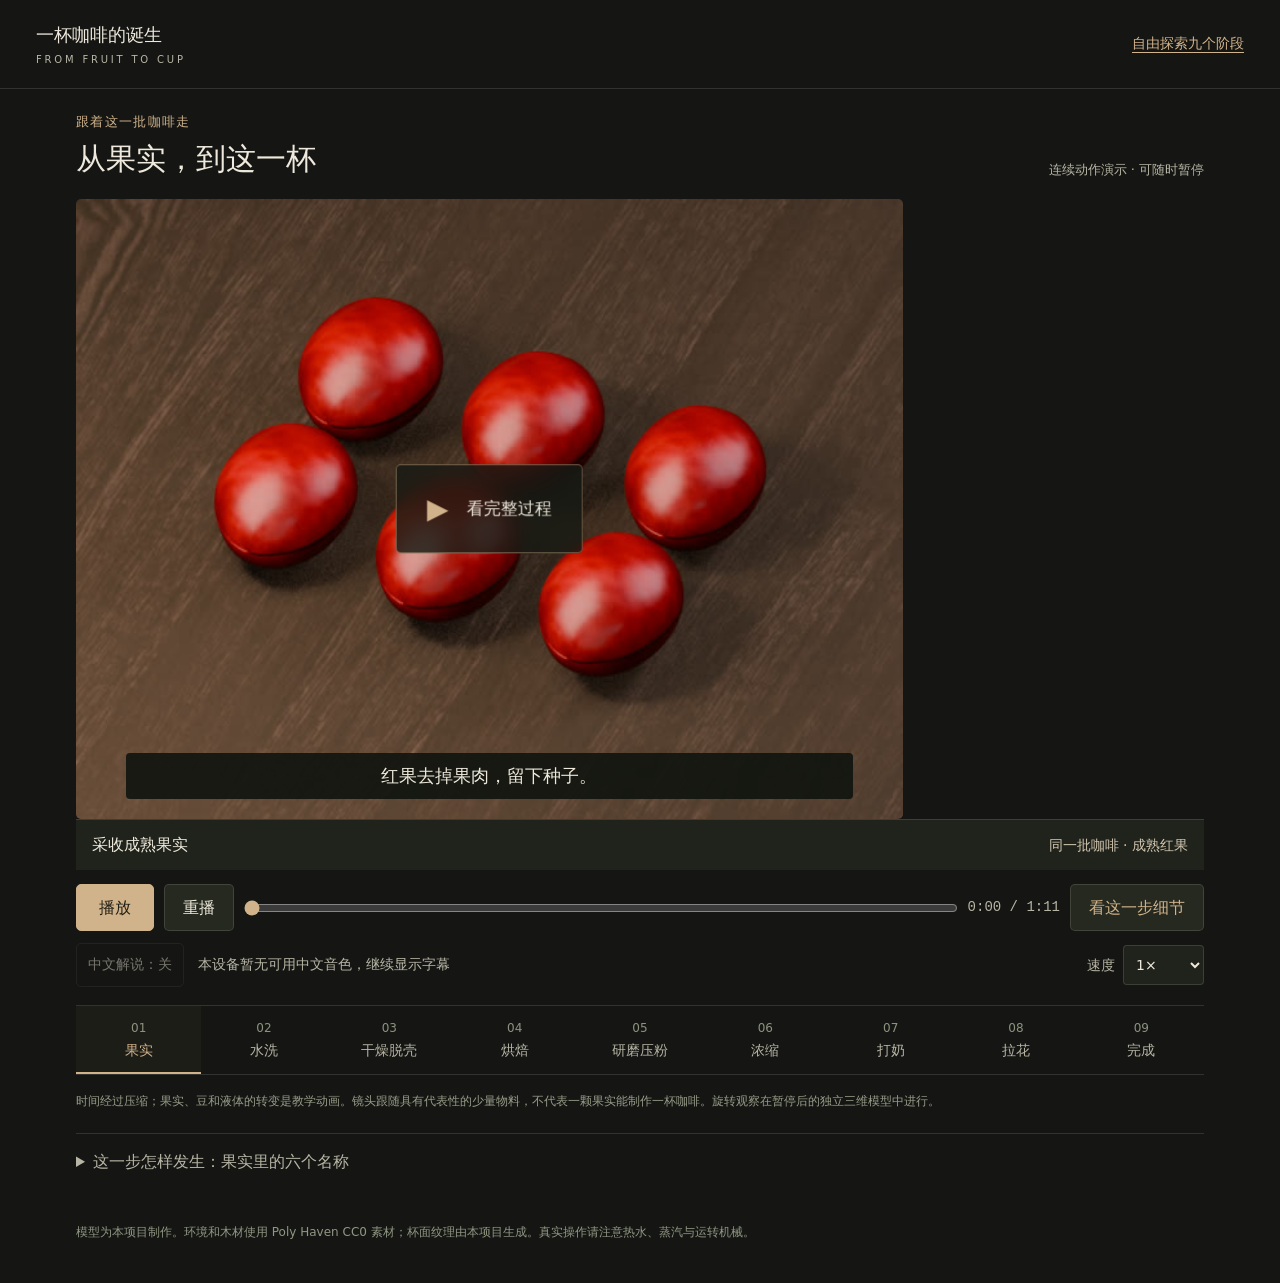
<file: index.html>
<!doctype html>
<html lang="zh-CN"><head><base href="./film/"><meta charset="UTF-8"><meta name="viewport" content="width=device-width,initial-scale=1"><meta name="theme-color" content="#151613"><meta name="description" content="跟随同一批咖啡，从成熟果实到一杯拿铁。连续动作演示，可暂停、回看、旋转查看细节。"><title>一杯咖啡的诞生 · 跟着这一批咖啡走</title><link rel="stylesheet" href="./film.css?v=10"></head>
<body><a class="skip" href="#player">跳到连续演示</a><header><a class="brand" href="./">一杯咖啡的诞生<small>FROM FRUIT TO CUP</small></a><a href="../journey/">自由探索九个阶段</a></header>
<main><div class="heading"><div><p class="eyebrow">跟着这一批咖啡走</p><h1>从果实，到这一杯</h1></div><span class="duration-label">连续动作演示 · 可随时暂停</span></div>
<section id="player" class="player" aria-label="咖啡从果实到成品的连续演示" tabindex="-1"><video id="film" controls playsinline preload="metadata" poster="./assets/poster.jpg" aria-label="完整咖啡制作过程，预设镜头离线动画"><source src="./assets/coffee-journey-v9.mp4" type="video/mp4"><track kind="captions" src="./assets/zh-CN-v10.vtt" srclang="zh-CN" label="中文字幕" default></video><div class="subtitles" id="subtitle">红果去掉果肉，留下种子。</div><button id="big-play" class="big-play" aria-label="播放完整制作过程"><span aria-hidden="true">▶</span><span>看完整过程</span></button><div class="load-status" id="load-status" role="status" hidden><p id="load-message"></p><button id="retry" hidden>重新加载</button></div></section><div class="topline"><span id="action-label">采收成熟果实</span><span id="material-label">成熟咖啡果</span></div>
<div class="transport"><button id="play" class="primary">播放</button><button id="replay" aria-label="从头重新播放">重播</button><label class="scrub-label"><span class="sr-only">制作过程进度</span><input type="range" id="scrub" min="0" max="71" step="0.05" value="0" aria-label="制作过程进度"></label><output id="time">0:00 / 1:11</output><button id="inspect" class="inspect">暂停看细节</button></div>
<div class="voice-line"><button id="voice" aria-pressed="false" disabled>中文解说：检测中</button><span id="voice-status" role="status">设备中文音色可用时开启；字幕与短句同步</span><label class="speed">速度 <select id="speed" aria-label="播放速度"><option value="0.75">0.75×</option><option value="1" selected>1×</option><option value="1.25">1.25×</option></select></label></div>
<nav id="chapters" aria-label="跳到制作动作"></nav><p class="boundary">时间经过压缩；果实、豆和液体的转变是教学动画。镜头跟随具有代表性的少量物料，不代表一颗果实能制作一杯咖啡。旋转观察在暂停后的独立三维模型中进行。</p>
<details class="notes" id="mechanism-details"><summary id="mechanism-title">这一步怎样发生</summary><div id="mechanism-body"></div></details>
<noscript><style>.topline,.subtitles,.big-play,.transport,.voice-line,#chapters{display:none!important}</style><p>可用影片自带控件播放完整过程；开启 JavaScript 后，可使用同步解说和暂停探索。</p></noscript></main><footer>模型为本项目制作。环境和木材使用 Poly Haven CC0 素材；杯面纹理由本项目生成。真实操作请注意热水、蒸汽与运转机械。</footer>
<dialog id="detail-dialog" aria-labelledby="detail-title"><div class="dialog-bar"><div><strong id="detail-title">暂停观察</strong><span>对应阶段结构与参考状态 · 关闭后回到影片</span></div><button id="close-detail" autofocus>回到影片</button></div><iframe id="detail-frame" title="当前阶段的可操作三维细节"></iframe></dialog><script type="module" src="./film.js?v=11"></script></body></html>
</file>
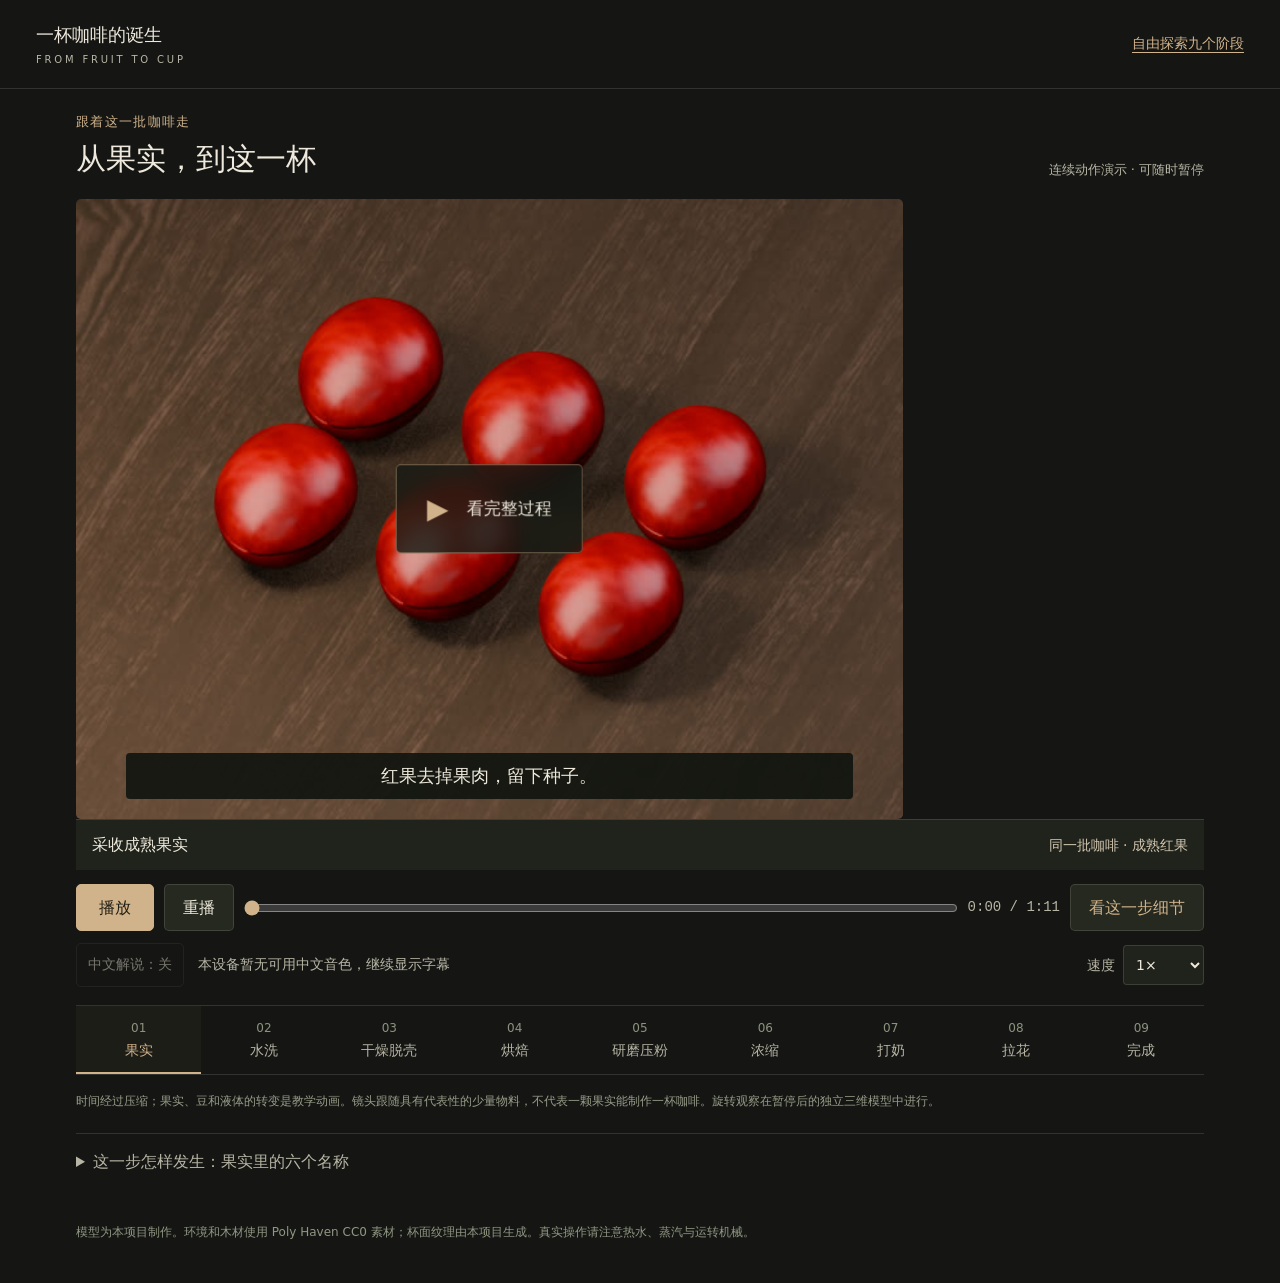
<file: film/index.html>
<!doctype html>
<html lang="zh-CN"><head><meta charset="UTF-8"><meta name="viewport" content="width=device-width,initial-scale=1"><meta name="theme-color" content="#151613"><meta name="description" content="跟随同一批咖啡，从成熟果实到一杯拿铁。连续动作演示，可暂停、回看、旋转查看细节。"><title>一杯咖啡的诞生 · 跟着这一批咖啡走</title><link rel="stylesheet" href="./film.css?v=10"></head>
<body><a class="skip" href="#player">跳到连续演示</a><header><a class="brand" href="./">一杯咖啡的诞生<small>FROM FRUIT TO CUP</small></a><a href="../journey/">自由探索九个阶段</a></header>
<main><div class="heading"><div><p class="eyebrow">跟着这一批咖啡走</p><h1>从果实，到这一杯</h1></div><span class="duration-label">连续动作演示 · 可随时暂停</span></div>
<section id="player" class="player" aria-label="咖啡从果实到成品的连续演示" tabindex="-1"><video id="film" controls playsinline preload="metadata" poster="./assets/poster.jpg" aria-label="完整咖啡制作过程，预设镜头离线动画"><source src="./assets/coffee-journey-v9.mp4" type="video/mp4"><track kind="captions" src="./assets/zh-CN-v10.vtt" srclang="zh-CN" label="中文字幕" default></video><div class="subtitles" id="subtitle">红果去掉果肉，留下种子。</div><button id="big-play" class="big-play" aria-label="播放完整制作过程"><span aria-hidden="true">▶</span><span>看完整过程</span></button><div class="load-status" id="load-status" role="status" hidden><p id="load-message"></p><button id="retry" hidden>重新加载</button></div></section><div class="topline"><span id="action-label">采收成熟果实</span><span id="material-label">成熟咖啡果</span></div>
<div class="transport"><button id="play" class="primary">播放</button><button id="replay" aria-label="从头重新播放">重播</button><label class="scrub-label"><span class="sr-only">制作过程进度</span><input type="range" id="scrub" min="0" max="71" step="0.05" value="0" aria-label="制作过程进度"></label><output id="time">0:00 / 1:11</output><button id="inspect" class="inspect">暂停看细节</button></div>
<div class="voice-line"><button id="voice" aria-pressed="false" disabled>中文解说：检测中</button><span id="voice-status" role="status">设备中文音色可用时开启；字幕与短句同步</span><label class="speed">速度 <select id="speed" aria-label="播放速度"><option value="0.75">0.75×</option><option value="1" selected>1×</option><option value="1.25">1.25×</option></select></label></div>
<nav id="chapters" aria-label="跳到制作动作"></nav><p class="boundary">时间经过压缩；果实、豆和液体的转变是教学动画。镜头跟随具有代表性的少量物料，不代表一颗果实能制作一杯咖啡。旋转观察在暂停后的独立三维模型中进行。</p>
<details class="notes" id="mechanism-details"><summary id="mechanism-title">这一步怎样发生</summary><div id="mechanism-body"></div></details>
<noscript><style>.topline,.subtitles,.big-play,.transport,.voice-line,#chapters{display:none!important}</style><p>可用影片自带控件播放完整过程；开启 JavaScript 后，可使用同步解说和暂停探索。</p></noscript></main><footer>模型为本项目制作。环境和木材使用 Poly Haven CC0 素材；杯面纹理由本项目生成。真实操作请注意热水、蒸汽与运转机械。</footer>
<dialog id="detail-dialog" aria-labelledby="detail-title"><div class="dialog-bar"><div><strong id="detail-title">暂停观察</strong><span>对应阶段结构与参考状态 · 关闭后回到影片</span></div><button id="close-detail" autofocus>回到影片</button></div><iframe id="detail-frame" title="当前阶段的可操作三维细节"></iframe></dialog><script type="module" src="./film.js?v=11"></script></body></html>
</file>
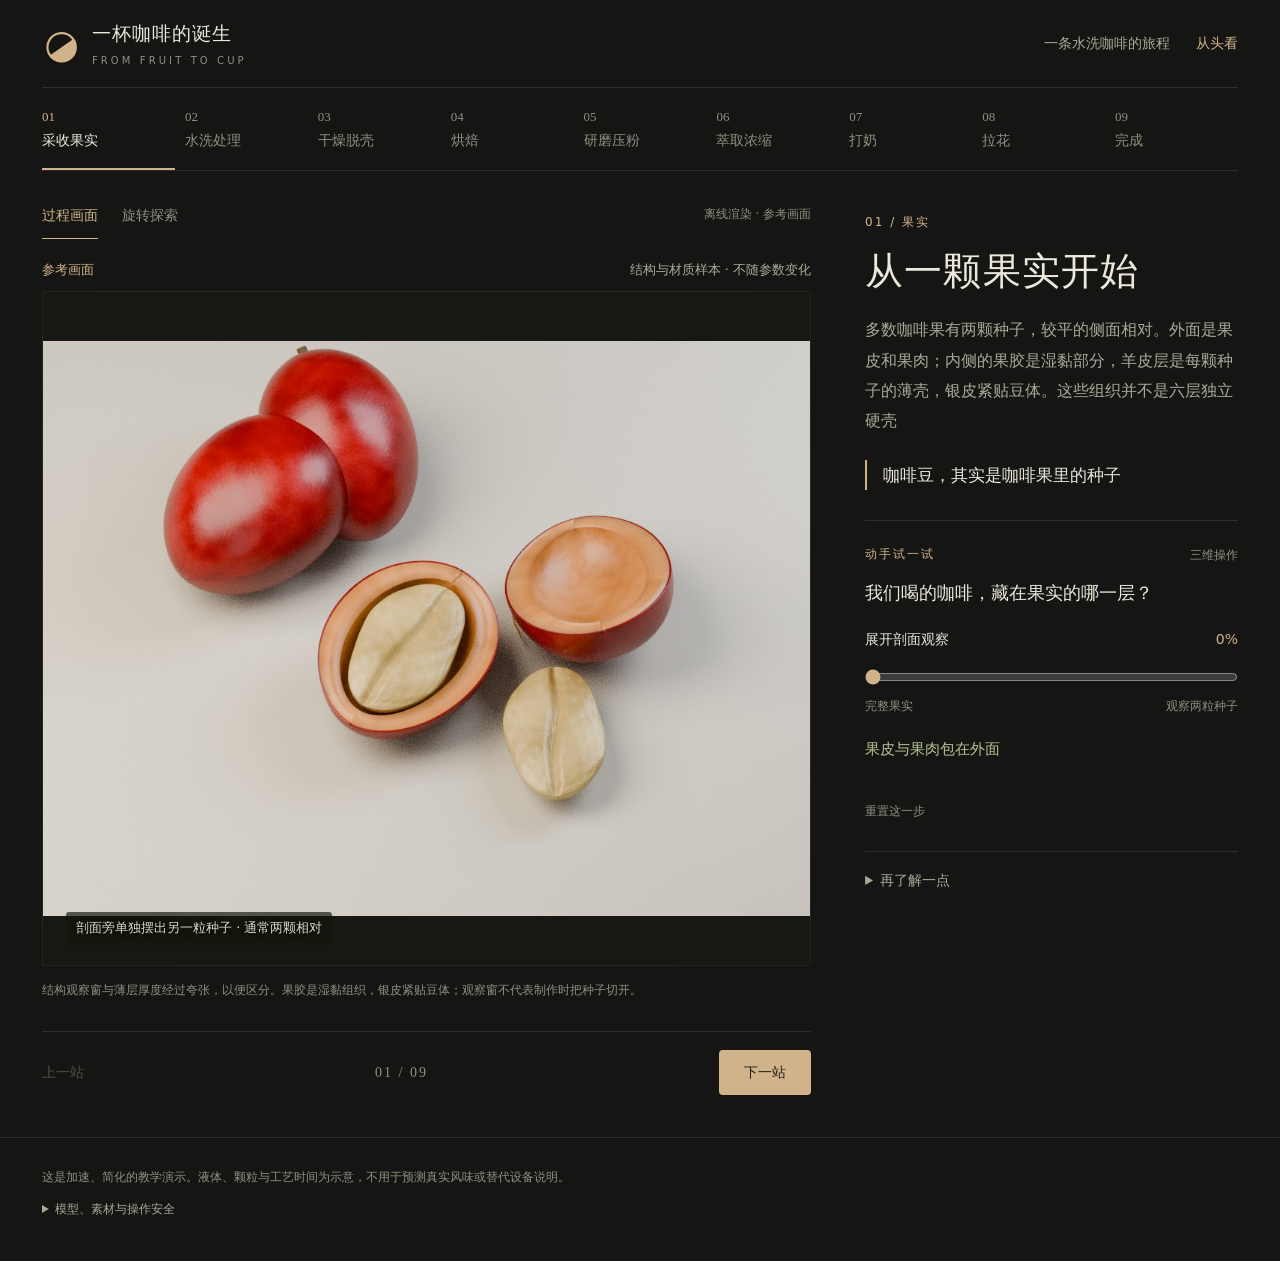
<file: journey/index.html>
<!doctype html>
<html lang="zh-CN"><head><meta charset="UTF-8"><meta name="viewport" content="width=device-width,initial-scale=1"><meta name="theme-color" content="#151613"><meta name="description" content="从成熟咖啡果到一杯拿铁。用细致三维物件、过程画面和可操作实验，理解水洗、烘焙、研磨与制作。"><title>一杯咖啡的诞生 · 从果实到拿铁</title><link rel="icon" href="data:image/svg+xml,%3Csvg xmlns='http://www.w3.org/2000/svg' viewBox='0 0 32 32'%3E%3Crect width='32' height='32' rx='8' fill='%23151613'/%3E%3Cellipse cx='16' cy='16' rx='8' ry='11' transform='rotate(30 16 16)' fill='%23c4a375'/%3E%3Cpath d='M19 7c-10 9 4 9-7 18' fill='none' stroke='%23151613' stroke-width='2'/%3E%3C/svg%3E"><link rel="stylesheet" href="./journey.css?v=10"><script type="importmap">{"imports":{"three":"../vendor/three.module.min.js"}}</script></head>
<body><a class="skip-link" id="skip-link" href="#lesson">跳到当前阶段</a><header class="masthead"><a class="wordmark" href="./" aria-label="一杯咖啡的诞生首页"><span class="bean-icon" aria-hidden="true">◒</span><span>一杯咖啡的诞生<small>FROM FRUIT TO CUP</small></span></a><div class="masthead-note">一条水洗咖啡的旅程</div><button id="restart" class="text-button">从头看</button></header>
<nav class="chapter-nav" aria-label="九个制作阶段" id="chapters"></nav>
<main id="lesson" tabindex="-1"><section class="visual-column" aria-label="咖啡过程与三维物件"><h2 id="mobile-stage-title" class="mobile-stage-title" aria-hidden="true"></h2><div class="view-toolbar"><div class="view-tabs" role="tablist" aria-label="查看方式"><button id="tab-cinema" role="tab" aria-selected="true" aria-controls="cinema-panel" data-view="cinema">过程画面</button><button id="tab-model" role="tab" aria-selected="false" aria-controls="model-panel" tabindex="-1" data-view="model">旋转探索</button></div><span id="media-kind">离线渲染</span></div>
<div class="visual-state-line"><span id="visual-state-label">参考画面</span><span id="visual-state-detail"></span></div><div class="visual-stage"><section id="cinema-panel" class="media-panel" role="tabpanel" aria-labelledby="tab-cinema"><img id="scene-image" width="1000" height="1000" alt=""><video id="scene-video" hidden controls playsinline preload="metadata" aria-label="当前制作阶段的过程短片"></video><div id="cinema-label" class="scene-caption"></div><div id="media-status" class="media-status" role="status" hidden><p id="media-status-text"></p><button id="media-retry" class="primary-button" hidden>重新加载画面</button></div></section><section id="model-panel" class="media-panel" role="tabpanel" aria-labelledby="tab-model" hidden><canvas id="object-canvas" tabindex="0" aria-label="可旋转咖啡物件。拖动或方向键旋转；滚轮、双指或加减号缩放。"></canvas><div id="anatomy-labels" class="anatomy-labels" hidden><svg id="anatomy-leaders" aria-hidden="true"><path id="anatomy-line-skin" /><path id="anatomy-line-pulp" /><path id="anatomy-line-mucilage" /><path id="anatomy-line-parchment" /><path id="anatomy-line-silver" /><path id="anatomy-line-seed" /></svg><button id="anatomy-skin" type="button"><span>果皮</span><small>外表皮</small></button><button id="anatomy-pulp" type="button"><span>果肉</span><small>柔软组织</small></button><button id="anatomy-mucilage" type="button"><span>果胶层</span><small>湿黏，非硬壳</small></button><button id="anatomy-parchment" type="button"><span>羊皮层</span><small>每颗种子的薄壳</small></button><button id="anatomy-silver" type="button"><span>银皮</span><small>紧贴豆体</small></button><button id="anatomy-seed" type="button"><span>咖啡豆 / 种子</span><small>通常两颗</small></button><span class="anatomy-notice">结构观察窗 · 薄层厚度适度夸张</span></div><div id="model-status-box" class="model-status-box" role="status"><p id="model-status">正在准备三维物件…</p><progress id="model-progress" max="1" aria-label="三维物件下载进度"></progress><button id="model-retry" class="primary-button" hidden>重试三维物件</button></div><div class="object-tools"><button id="reset-camera">重置</button><button id="top-camera">俯视</button><button id="zoom-in" aria-label="放大三维物件">＋</button><button id="zoom-out" aria-label="缩小三维物件">−</button></div><span class="gesture-label">拖动旋转 · 双指 / 滚轮缩放</span></section></div><div id="mobile-experiment-mount"></div><section id="part-guide" class="part-guide" aria-label="识别三维部件" hidden><div><span>结构近看</span><button id="part-reset" class="text-button">看完整物件</button></div><div id="part-buttons" class="part-buttons"></div><p id="part-description"></p></section><p id="media-boundary" class="media-boundary">细致材质画面采用离线渲染；三维探索可自由转动，光照与细节有所简化。</p>
<div class="sequence-controls"><button id="previous" class="text-button">上一站</button><span id="progress-text">01 / 09</span><button id="next" class="primary-button">下一站</button></div></section>
<article class="lesson-column"><p id="stage-kicker" class="eyebrow"></p><h1 id="stage-title"></h1><p id="stage-summary" class="stage-summary"></p><div id="stage-takeaway" class="takeaway"></div><div id="desktop-experiment-anchor"></div><section class="experiment" id="experiment-panel" aria-labelledby="experiment-heading"><div class="experiment-title"><span class="eyebrow">动手试一试</span><span class="model-tag" id="experiment-mode-label">三维操作</span></div><h2 id="experiment-heading"></h2><div id="experiment-controls"></div><div id="experiment-result" class="experiment-result" aria-live="polite"></div><div id="experiment-metrics" class="metrics"></div><button id="reset-experiment" class="text-button small">重置这一步</button></section><div id="learning-note" class="learning-note"></div><details class="explain"><summary>再了解一点</summary><div id="stage-explanation"></div><div id="stage-sources" class="source-links"></div></details></article>
</main><footer><span>这是加速、简化的教学演示。液体、颗粒与工艺时间为示意，不用于预测真实风味或替代设备说明。</span><details><summary>模型、素材与操作安全</summary><p>模型按实物结构重新制作，并非实物扫描。环境与木材采用 Poly Haven 的 <a href="https://polyhaven.com/a/comfy_cafe" target="_blank" rel="noopener">Comfy Café</a>、<a href="https://polyhaven.com/a/wood_table_001" target="_blank" rel="noopener">Wood Table 001</a>，均为 CC0。拉花表面使用本项目生成的纹理，奶流和图案形成经过教学编排。</p><p>真实操作中，热水、蒸汽和金属会烫伤。先停汽，待蒸汽完全停止再移开奶缸；遵循设备的擦拭、排汽说明。不要接近运转的磨盘与烘焙机械。</p><a href="../proof/">查看倾倒视觉样板</a></details></footer><script type="module" src="./journey.js?v=11"></script></body></html>
</file>
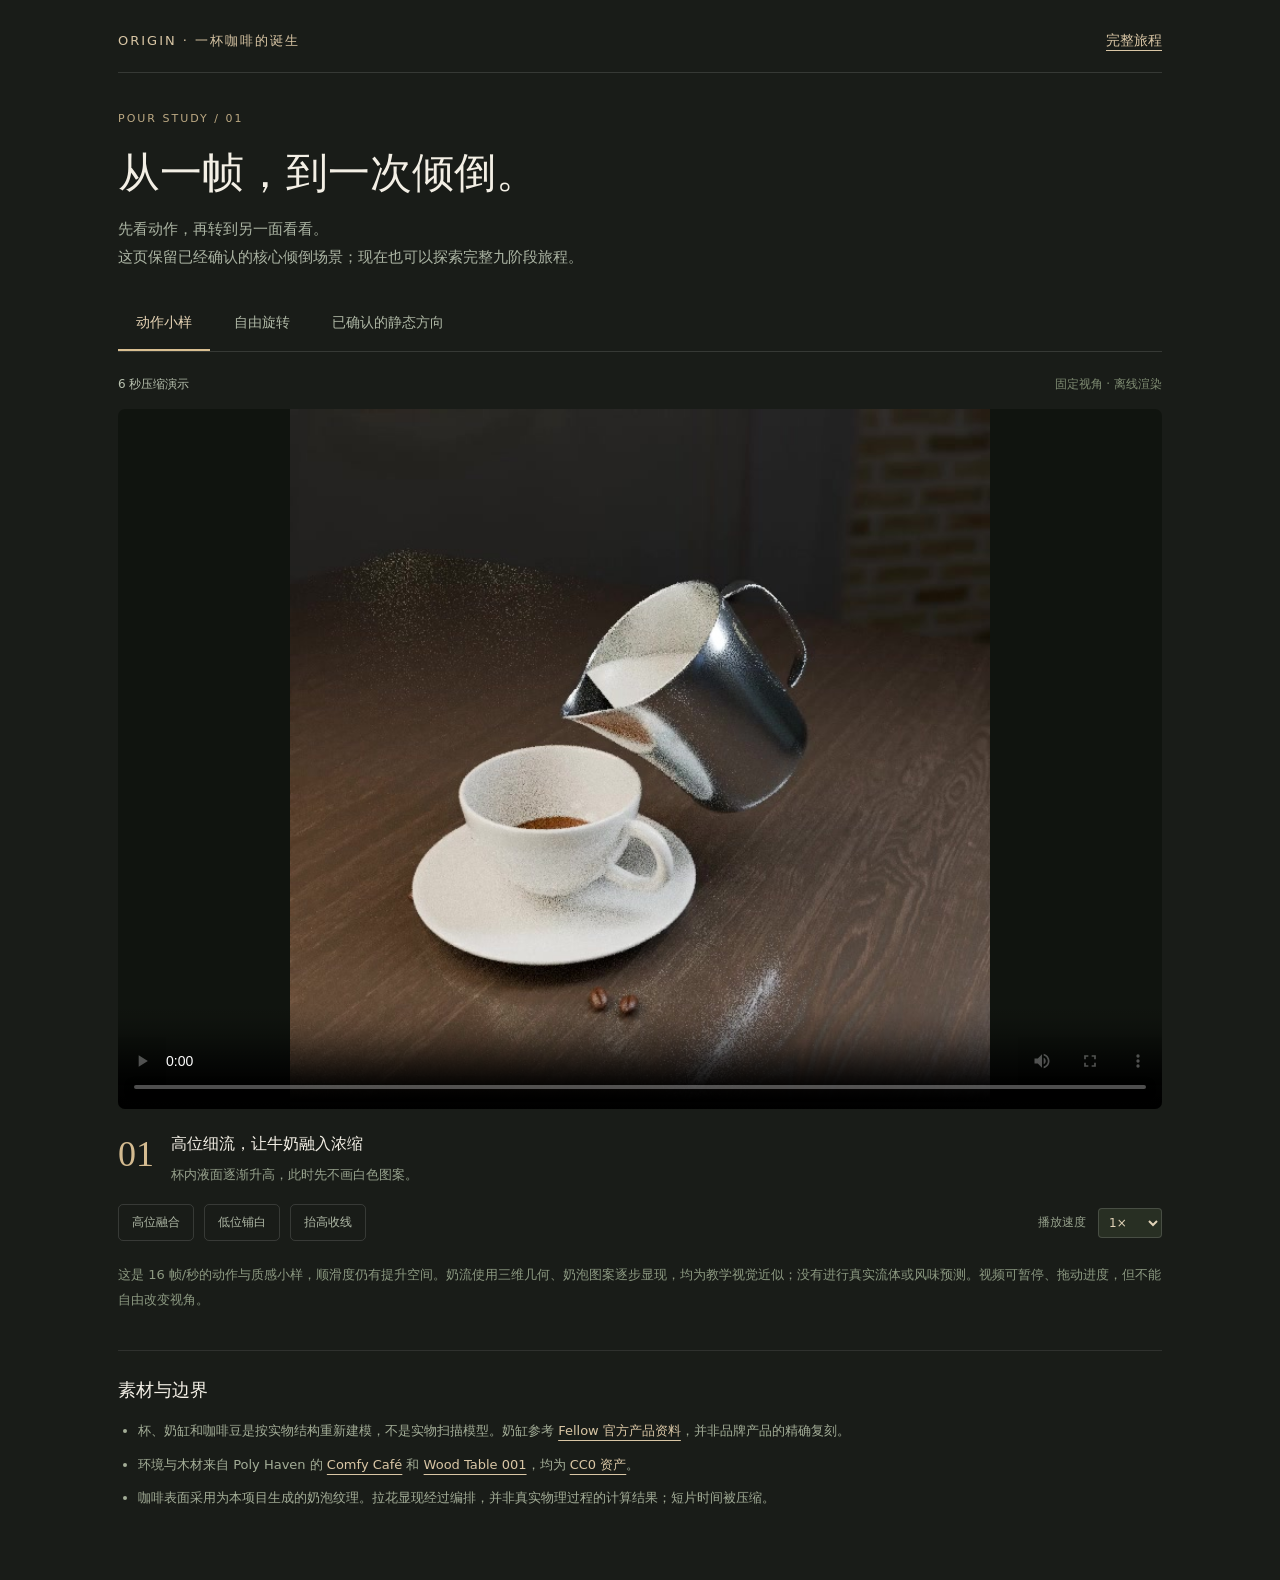
<file: proof/index.html>
<!doctype html>
<html lang="zh-CN"><head><meta charset="UTF-8"><meta name="viewport" content="width=device-width,initial-scale=1"><meta name="theme-color" content="#191c18"><meta name="description" content="咖啡倾倒动作小样与可旋转三维模型。固定视角短片和自由旋转检查明确分开。"><title>倾倒动作小样 · 一杯咖啡的诞生</title><link rel="icon" type="image/svg+xml" href="data:image/svg+xml,%3Csvg xmlns='http://www.w3.org/2000/svg' viewBox='0 0 32 32'%3E%3Crect width='32' height='32' rx='8' fill='%23171c18'/%3E%3Cellipse cx='16' cy='16' rx='8' ry='11' transform='rotate(30 16 16)' fill='%23dcc4a0'/%3E%3Cpath d='M19 7c-10 9 4 9-7 18' fill='none' stroke='%23171c18' stroke-width='2'/%3E%3C/svg%3E"><link rel="stylesheet" href="./proof.css"><script type="importmap">{"imports":{"three":"../vendor/three.module.min.js"}}</script></head><body><main><header><span class="brand">ORIGIN · 一杯咖啡的诞生</span><a href="../">完整旅程</a></header><div class="intro"><span class="eyebrow">POUR STUDY / 01</span><h1>从一帧，到一次倾倒。</h1><p>先看动作，再转到另一面看看。<br>这页保留已经确认的核心倾倒场景；现在也可以探索完整九阶段旅程。</p></div><div class="tabs" role="tablist" aria-label="查看方式"><button role="tab" id="tab-motion" tabindex="0" aria-controls="motion-panel" aria-selected="true" data-view="motion">动作小样</button><button role="tab" id="tab-model" tabindex="-1" aria-controls="model-panel" aria-selected="false" data-view="model">自由旋转</button><button role="tab" id="tab-still" tabindex="-1" aria-controls="still-panel" aria-selected="false" data-view="still">已确认的静态方向</button></div>
<section id="motion-panel" role="tabpanel" aria-labelledby="tab-motion"><div class="media-label"><span>6 秒压缩演示</span><span>固定视角 · 离线渲染</span></div><video id="pour-video" controls playsinline preload="metadata" poster="./assets/pour-poster.jpg" aria-label="奶缸从高位注奶到低位铺白，再抬高收线的六秒演示"><source src="./assets/coffee-pour-motion.mp4" type="video/mp4">当前浏览器不能播放此视频。可<a href="./assets/coffee-pour-motion.mp4">打开动作小样</a>。</video><div class="phase-status" aria-live="polite"><span id="phase-number">01</span><div><strong id="phase-title">高位细流，让牛奶融入浓缩</strong><p id="phase-description">杯内液面逐渐升高，此时先不画白色图案。</p></div></div><div class="motion-controls"><button class="phase-link" data-time="0.4">高位融合</button><button class="phase-link" data-time="2.5">低位铺白</button><button class="phase-link" data-time="4.8">抬高收线</button><label>播放速度 <select id="motion-speed" aria-label="视频播放速度"><option value="0.5">0.5×</option><option value="1" selected>1×</option><option value="1.5">1.5×</option></select></label></div><p class="boundary">这是 16 帧/秒的动作与质感小样，顺滑度仍有提升空间。奶流使用三维几何、奶泡图案逐步显现，均为教学视觉近似；没有进行真实流体或风味预测。视频可暂停、拖动进度，但不能自由改变视角。</p></section>
<section id="model-panel" role="tabpanel" aria-labelledby="tab-model" hidden><div class="media-label"><span>可自由旋转的真实三维模型</span><span>静态姿态 · 实时渲染</span></div><div class="model-stage"><canvas id="model-canvas" tabindex="0" aria-label="可旋转的杯与奶缸三维模型。拖动或方向键旋转，滚轮或双指缩放。"></canvas><p id="model-status">加载三维模型…</p><div class="model-tools"><button id="model-reset">重置视角</button><button id="model-top">俯视</button><button id="model-plus" aria-label="放大模型">＋</button><button id="model-minus" aria-label="缩小模型">−</button></div></div><p class="gesture">拖动 / 方向键旋转 · 滚轮 / 双指缩放</p><p class="boundary">这里可从任意角度检查杯壁、缸嘴、手柄与奶流连接。奶流是定格姿态；光照和材质经过实时化简，不代表离线短片可直接自由旋转，也不保证两种渲染完全一致。</p></section>
<section id="still-panel" role="tabpanel" aria-labelledby="tab-still" hidden><div class="media-label"><span>已确认的视觉方向</span><span>离线单帧 · 第三版</span></div><a href="./coffee-pour-proof-v3.png" target="_blank" rel="noopener" aria-label="打开1280像素静态样板"><img src="./coffee-pour-proof-v3.png" width="1280" height="1280" loading="lazy" alt="倾斜不锈钢奶缸向陶瓷杯中的心形拿铁注入细流，暖光照亮木桌。"></a><p class="boundary">离线单帧视觉样板，非实时网页效果。点击图片可查看原图。</p></section>
<section class="sources"><h2>素材与边界</h2><ul><li>杯、奶缸和咖啡豆是按实物结构重新建模，不是实物扫描模型。奶缸参考 <a href="https://fellowproducts.com/products/eddy-steaming-pitcher?variant=18635552718963" target="_blank" rel="noopener">Fellow 官方产品资料</a>，并非品牌产品的精确复刻。</li><li>环境与木材来自 Poly Haven 的 <a href="https://polyhaven.com/a/comfy_cafe" target="_blank" rel="noopener">Comfy Café</a> 和 <a href="https://polyhaven.com/a/wood_table_001" target="_blank" rel="noopener">Wood Table 001</a>，均为 <a href="https://polyhaven.com/license" target="_blank" rel="noopener">CC0 资产</a>。</li><li>咖啡表面采用为本项目生成的奶泡纹理。拉花显现经过编排，并非真实物理过程的计算结果；短片时间被压缩。</li></ul></section></main><script type="module" src="./proof.js"></script></body></html>
</file>
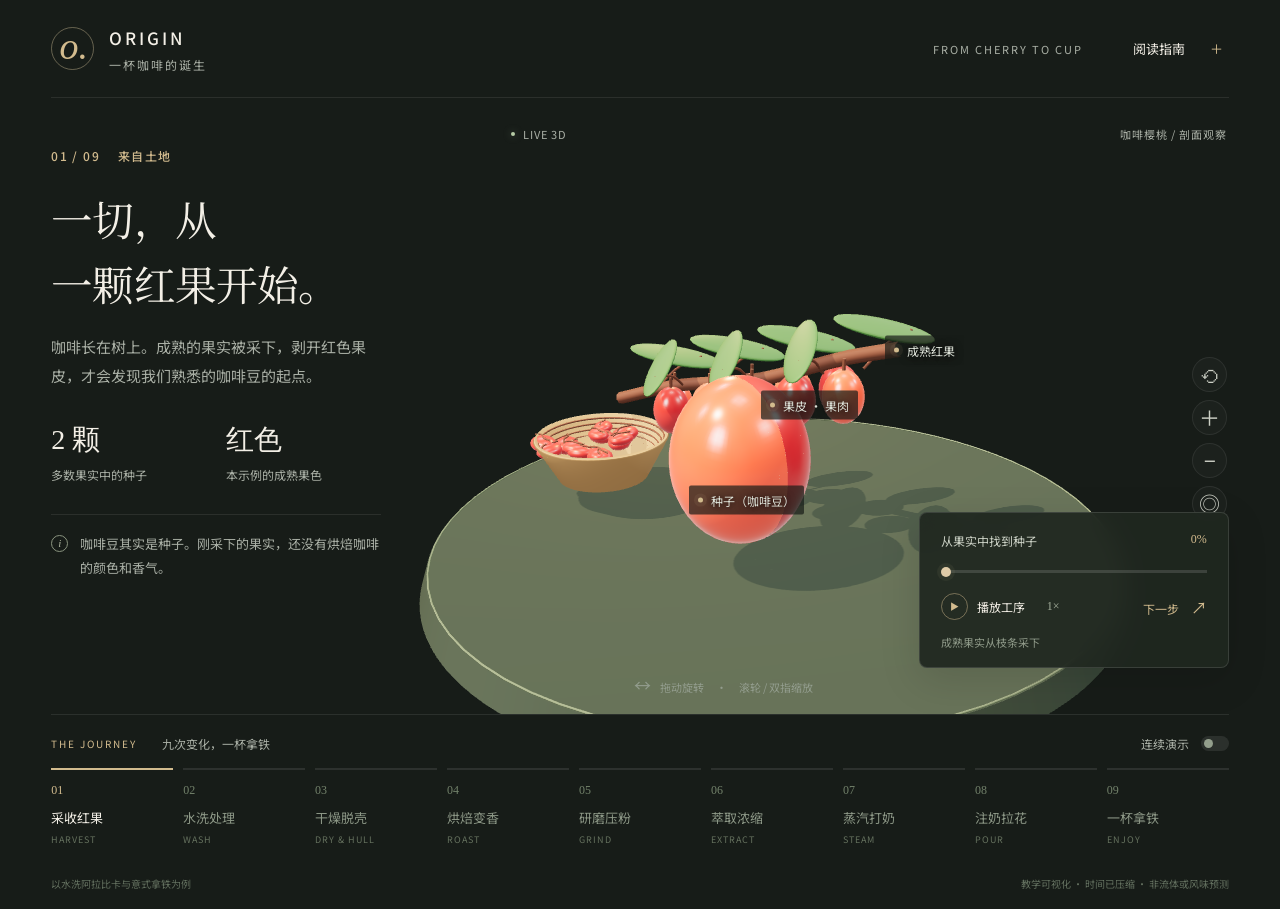
<file: original.html>
<!doctype html>
<html lang="zh-CN"><head><meta charset="UTF-8"><meta name="viewport" content="width=device-width,initial-scale=1"><meta name="theme-color" content="#171c18"><meta name="description" content="从一颗咖啡樱桃到一杯拿铁。旋转、放大、暂停，在九个三维场景里看懂咖啡的诞生。"><title>一杯咖啡的诞生 · ORIGIN</title><link rel="icon" type="image/svg+xml" href="data:image/svg+xml,%3Csvg xmlns='http://www.w3.org/2000/svg' viewBox='0 0 32 32'%3E%3Crect width='32' height='32' rx='8' fill='%23171c18'/%3E%3Cellipse cx='16' cy='16' rx='8' ry='11' transform='rotate(30 16 16)' fill='%23dcc4a0'/%3E%3Cpath d='M19 7c-10 9 4 9-7 18' fill='none' stroke='%23171c18' stroke-width='2'/%3E%3C/svg%3E"><link rel="stylesheet" href="./style.css"><script type="importmap">{"imports":{"three":"./vendor/three.module.min.js","three/addons/":"./vendor/"}}</script></head>
<body>
<header><a class="brand" href="#" aria-label="一杯咖啡的诞生首页"><span class="brand-mark">o.</span><span>ORIGIN<small>一杯咖啡的诞生</small></span></a><div class="header-right"><span class="edition">FROM CHERRY TO CUP</span><button id="about-open" class="text-button">阅读指南 <span>＋</span></button></div></header>
<main id="experience">
<section class="lesson" aria-live="polite"><div class="eyebrow"><span id="chapter">01 / 09</span><span id="category">来自土地</span></div><h1 id="stage-title">一切，从<br>一颗红果开始。</h1><p id="stage-description"></p><div id="facts" class="facts"></div><div class="insight"><span class="insight-mark">i</span><p id="insight-text"></p></div></section>
<section class="visual" aria-label="可旋转的三维咖啡制作场景"><canvas id="scene" aria-label="三维场景，拖动可旋转，滚轮可缩放"></canvas><div class="scene-caption"><span class="scene-status"><i></i> LIVE 3D</span><span id="object-label">咖啡樱桃 / 剖面观察</span></div><div id="hotspots" aria-hidden="true"></div><div class="scene-tools"><button id="reset-camera" class="icon-button" title="重置视角" aria-label="重置视角">⟲</button><button id="zoom-in" class="icon-button" title="放大" aria-label="放大">＋</button><button id="zoom-out" class="icon-button" title="缩小" aria-label="缩小">−</button><button id="view-top" class="icon-button" title="俯视" aria-label="俯视">◎</button></div><div class="gesture"><span>↔</span> 拖动旋转 <b>·</b> 滚轮 / 双指缩放</div><div id="scene-error" hidden>当前浏览器无法启动三维画面。请在支持 WebGL 的浏览器中打开；左侧仍可阅读完整流程。</div></section>
<aside class="process-card"><div class="process-head"><span id="action-title">观察成熟的果实</span><span id="action-percent">0%</span></div><input type="range" id="progress" min="0" max="1000" value="0" aria-label="当前工序进度"><div class="playback-row"><button id="play" class="play-button" aria-label="播放当前工序"><span id="play-icon">▶</span><span id="play-label">播放工序</span></button><button id="speed" class="speed-button" aria-label="改变播放速度">1×</button><button id="next" class="next-button">下一步 <span>↗</span></button></div><div id="phase-note" class="phase-note"></div></aside>
</main>
<footer><div class="journey-heading"><span>THE JOURNEY</span><span>九次变化，一杯拿铁</span><button id="autoplay" aria-pressed="false">连续演示 <span class="toggle-track"><i></i></span></button></div><nav id="steps" aria-label="制作阶段"></nav><div class="footer-note"><span>以水洗阿拉比卡与意式拿铁为例</span><span>教学可视化 · 时间已压缩 · 非流体或风味预测</span></div></footer>
<dialog id="about"><button id="about-close" aria-label="关闭阅读指南">×</button><div class="eyebrow">A LITTLE CONTEXT</div><h2>先看变化，<br>再懂一杯咖啡。</h2><p>从成熟咖啡樱桃、水洗处理、干燥脱壳，到烘焙、研磨、浓缩和牛奶。这条路线选用水洗阿拉比卡与意式拿铁，其他处理法和冲煮法也各有精彩。</p><h3>这样探索</h3><p>点击下方任意阶段；拖动画面改变视角，滚轮或双指缩放。播放后可随时暂停，或直接拖动工序进度。开启「连续演示」可按顺序观看全部过程。</p><h3>画面与现实的距离</h3><p>这是程序生成的三维教学模型。果实内部、器具比例与局部剖面经过简化；发酵、干燥和烘焙的时间被大幅压缩；液体、蒸汽与拉花是视觉近似，并非精确流体或风味模拟。标示参数仅为入门示例，不是唯一配方。</p><p>真实操作中，蒸汽、热水、烘焙设备和刀盘会造成烫伤或其他伤害。请按设备说明并在熟悉操作的人指导下学习。</p><h3>依据与延伸阅读</h3><div id="sources"></div></dialog>
<script type="module" src="./app.js"></script></body></html>
</file>
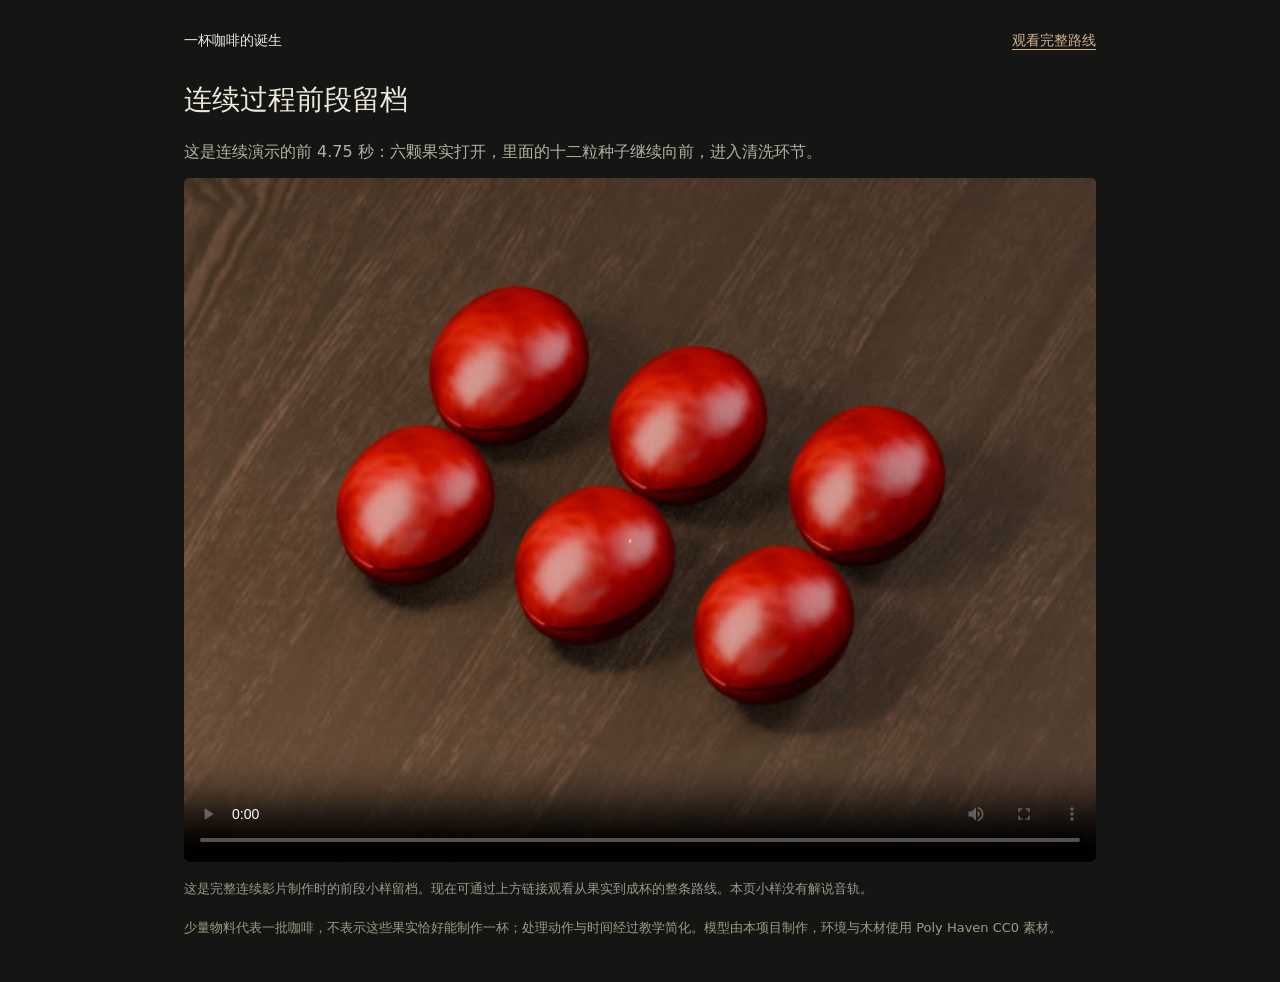
<file: proof/continuity.html>
<!doctype html><html lang="zh-CN"><head><meta charset="utf-8"><meta name="viewport" content="width=device-width,initial-scale=1"><meta name="theme-color" content="#151613"><title>连续过程小样 · 一杯咖啡的诞生</title><style>:root{color-scheme:dark}*{box-sizing:border-box}body{margin:0;background:#151613;color:#ece8db;font:16px/1.8 system-ui,-apple-system,'PingFang SC',sans-serif}main{max-width:960px;margin:auto;padding:28px 24px}a{color:#d1b38b;text-underline-offset:4px}header{display:flex;justify-content:space-between;gap:20px;font-size:14px;margin-bottom:22px}h1{font-size:28px;font-weight:450;margin:0 0 12px}p{color:#afb39e;margin:12px 0}video{width:100%;display:block;border-radius:5px;background:#10150f}small{display:block;color:#969d86;font-size:13px;line-height:1.8;margin:15px 0}button,a:focus-visible{outline-color:#d1b38b}@media(max-width:600px){main{padding:22px 16px}h1{font-size:24px}p{font-size:15px}}</style></head><body><main><header><span>一杯咖啡的诞生</span><a href="../">观看完整路线</a></header><h1>连续过程前段留档</h1><p>这是连续演示的前 4.75 秒：六颗果实打开，里面的十二粒种子继续向前，进入清洗环节。</p><video controls playsinline preload="metadata" poster="./assets/continuous-cherry-poster.jpg"><source src="./assets/continuous-cherry-preview.mp4" type="video/mp4"></video><small>这是完整连续影片制作时的前段小样留档。现在可通过上方链接观看从果实到成杯的整条路线。本页小样没有解说音轨。</small><small>少量物料代表一批咖啡，不表示这些果实恰好能制作一杯；处理动作与时间经过教学简化。模型由本项目制作，环境与木材使用 Poly Haven CC0 素材。</small></main></body></html>
</file>
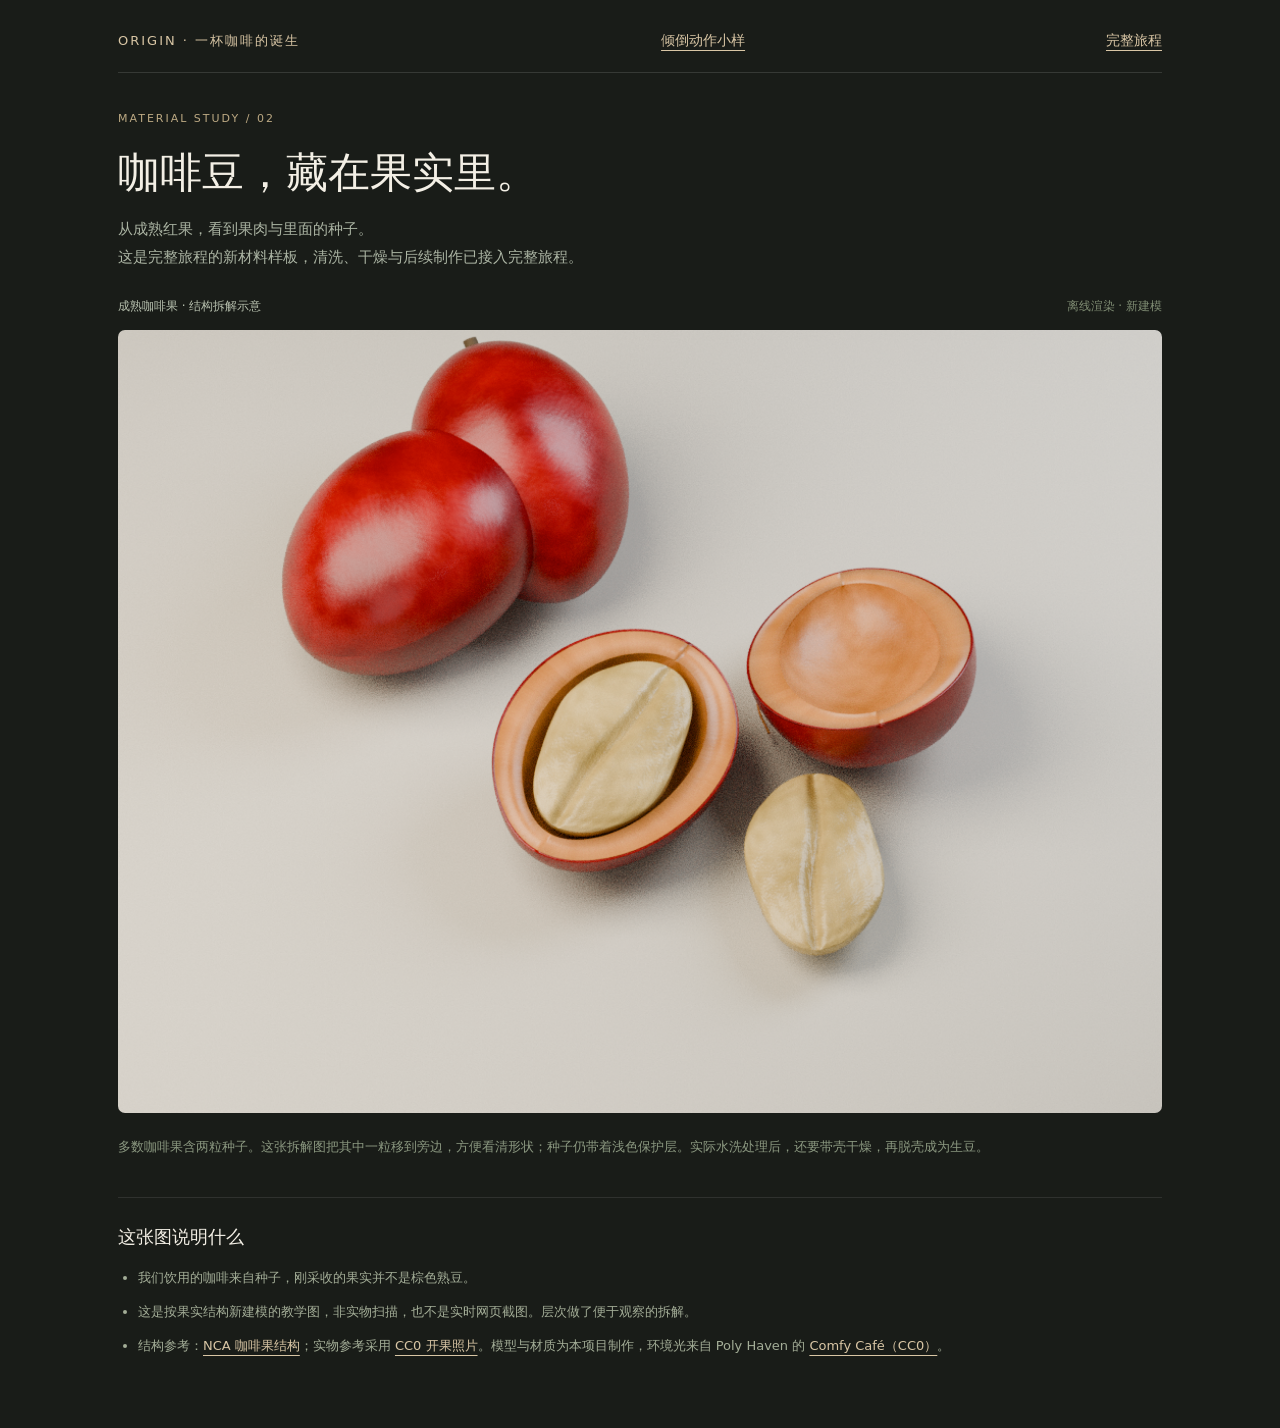
<file: proof/materials.html>
<!doctype html><html lang="zh-CN"><head><meta charset="UTF-8"><meta name="viewport" content="width=device-width,initial-scale=1"><meta name="theme-color" content="#191c18"><meta name="description" content="咖啡果剖面的新材料样板：从成熟红果，看见果肉与内部种子。"><title>咖啡果材料样板 · 一杯咖啡的诞生</title><link rel="stylesheet" href="./proof.css"></head><body><main><header><span class="brand">ORIGIN · 一杯咖啡的诞生</span><a href="./">倾倒动作小样</a><a href="../">完整旅程</a></header><div class="intro"><span class="eyebrow">MATERIAL STUDY / 02</span><h1>咖啡豆，藏在果实里。</h1><p>从成熟红果，看到果肉与里面的种子。<br>这是完整旅程的新材料样板，清洗、干燥与后续制作已接入完整旅程。</p></div><div class="media-label"><span>成熟咖啡果 · 结构拆解示意</span><span>离线渲染 · 新建模</span></div><a href="./cherry-material-proof.png" target="_blank" rel="noopener"><img src="./cherry-material-proof.png" width="1024" height="768" alt="两个成熟红色咖啡果以及打开的果皮和果肉，剖面内留着一颗种子，另一颗放在旁边。"></a><p class="boundary">多数咖啡果含两粒种子。这张拆解图把其中一粒移到旁边，方便看清形状；种子仍带着浅色保护层。实际水洗处理后，还要带壳干燥，再脱壳成为生豆。</p><section class="sources"><h2>这张图说明什么</h2><ul><li>我们饮用的咖啡来自种子，刚采收的果实并不是棕色熟豆。</li><li>这是按果实结构新建模的教学图，非实物扫描，也不是实时网页截图。层次做了便于观察的拆解。</li><li>结构参考：<a href="https://www.aboutcoffee.org/origins/what-is-coffee/" target="_blank" rel="noopener">NCA 咖啡果结构</a>；实物参考采用 <a href="https://commons.wikimedia.org/wiki/File:Open_coffee_cherry.jpg" target="_blank" rel="noopener">CC0 开果照片</a>。模型与材质为本项目制作，环境光来自 Poly Haven 的 <a href="https://polyhaven.com/a/comfy_cafe" target="_blank" rel="noopener">Comfy Café（CC0）</a>。</li></ul></section></main></body></html>
</file>
<file: film/film.css>
:root{color-scheme:dark;--bg:#151613;--text:#eee9dc;--muted:#b7b5a5;--line:#ffffff20;--gold:#d1b38b}*{box-sizing:border-box}[hidden]{display:none!important}body{margin:0;background:var(--bg);color:var(--text);font:16px/1.7 system-ui,-apple-system,'PingFang SC','Noto Sans CJK SC',sans-serif}button,input,select{font:inherit}a{color:var(--gold);text-underline-offset:4px}button{cursor:pointer;min-height:44px;border:1px solid var(--line);border-radius:5px;background:#26291f;color:var(--text);padding:9px 18px}button:disabled{opacity:.45;cursor:default}button:hover:not(:disabled){border-color:var(--gold)}a:focus-visible,button:focus-visible,input:focus-visible,select:focus-visible,summary:focus-visible{outline:2px solid var(--gold);outline-offset:4px}.skip{position:fixed;top:-90px;left:15px;z-index:50;background:var(--bg);padding:12px}.skip:focus{top:10px}header{max-width:1420px;margin:auto;padding:20px 36px;border-bottom:1px solid var(--line);display:flex;align-items:center;justify-content:space-between;gap:20px}header>a:last-child{font-size:14px}.brand{font-size:18px;color:var(--text);text-decoration:none}.brand small{display:block;font-size:10px;letter-spacing:2.8px;color:var(--muted)}main{max-width:1200px;padding:22px 36px;margin:auto}.heading{display:flex;justify-content:space-between;align-items:end;gap:20px;margin-bottom:18px}.eyebrow{font-size:13px;color:var(--gold);letter-spacing:.1em;margin:0 0 3px}h1{font-size:30px;line-height:1.5;font-weight:450;margin:0}.duration-label{font-size:13px;color:var(--muted)}.player{position:relative;background:#24251e;aspect-ratio:4/3;max-height:calc(100svh - 280px);min-height:320px;border-radius:5px;overflow:hidden}.player video{width:100%;height:100%;display:block;object-fit:contain;background:#161611}.topline{position:absolute;top:0;left:0;right:0;display:flex;gap:20px;justify-content:space-between;padding:20px 25px 42px;background:linear-gradient(#0c100dbb,transparent);pointer-events:none;font-size:15px}.topline span:last-child{color:#dfceb0;text-align:right}.subtitles{position:absolute;left:6%;right:6%;bottom:20px;text-align:center;white-space:normal;font-size:18px;line-height:1.7;text-shadow:0 2px 4px #000,0 1px 14px #000;background:#11180b96;border-radius:4px;padding:8px 14px;pointer-events:none}.big-play{position:absolute;top:50%;left:50%;transform:translate(-50%,-50%);background:#171b14cf;border-color:#d1b38b77;padding:20px 30px;backdrop-filter:blur(10px);display:flex;align-items:center;gap:18px;font-size:17px}.big-play span:first-child{color:var(--gold);font-size:28px}.transport{display:flex;align-items:center;gap:10px;margin-top:14px}.primary{background:var(--gold);color:#211e15;border-color:var(--gold);min-width:78px}.scrub-label{flex:1;display:flex;min-width:70px}.scrub-label input{width:100%;height:40px;accent-color:var(--gold);margin:0;cursor:pointer}output{font:14px/1.5 ui-monospace,monospace;white-space:nowrap;color:var(--muted)}.inspect{color:var(--gold)}.voice-line{display:flex;align-items:center;gap:14px;margin:12px 0 18px;font-size:13px;color:var(--muted)}.voice-line button{font-size:13px;background:none;min-height:40px;padding:5px 11px}.voice-line button[aria-pressed=true]{border-color:var(--gold);color:var(--gold)}.speed{margin-left:auto;white-space:nowrap}.speed select{margin-left:4px;min-height:40px;border:1px solid var(--line);border-radius:4px;background:#20231b;color:var(--text);padding:4px 8px}nav{display:grid;grid-template-columns:repeat(9,1fr);border-top:1px solid var(--line);border-bottom:1px solid var(--line)}nav button{border:0;border-radius:0;background:none;padding:12px 5px;min-height:62px;font-size:14px;color:var(--muted);position:relative}nav button span{display:block;font-size:12px;color:#8d927f}nav button[aria-current=step]{color:var(--gold);background:#d1b38b0b}nav button[aria-current=step]:after{content:'';height:2px;background:var(--gold);position:absolute;bottom:0;left:0;right:0}.boundary{font-size:12px;line-height:1.85;color:#979c88;margin:15px 0 20px}.notes{font-size:14px;color:var(--muted);border-top:1px solid var(--line);padding-top:14px}.notes summary{cursor:pointer}.notes p{max-width:1000px}footer{max-width:1200px;margin:15px auto;padding:10px 36px 26px;font-size:12px;color:#909783}.load-status{position:absolute;inset:0;z-index:4;background:#171e13dc;display:flex;align-items:center;justify-content:center;flex-direction:column;text-align:center;padding:25px}.load-status p{font-size:16px;max-width:500px}dialog{position:fixed;inset:0;width:96vw;max-width:1500px;height:94svh;max-height:none;padding:0;border:1px solid #ffffff30;border-radius:7px;background:var(--bg);color:var(--text);overflow:hidden}dialog::backdrop{background:#000b;backdrop-filter:blur(5px)}.dialog-bar{height:76px;padding:13px 22px;display:flex;align-items:center;justify-content:space-between;gap:18px;border-bottom:1px solid var(--line)}.dialog-bar strong{font-size:16px;font-weight:500}.dialog-bar span{display:block;font-size:12px;color:var(--muted)}iframe{display:block;width:100%;height:calc(100% - 76px);border:0}.sr-only{position:absolute;width:1px;height:1px;padding:0;margin:-1px;overflow:hidden;clip:rect(0,0,0,0);white-space:nowrap;border:0}@media(max-width:760px){header{padding:14px 18px}.brand{font-size:16px}.brand small{font-size:9px}header>a:last-child{font-size:12px;max-width:100px;text-align:right}main{padding:18px 16px}.heading{margin-bottom:12px}.duration-label{display:none}h1{font-size:24px}.eyebrow{font-size:12px}.player{max-height:none;min-height:0;aspect-ratio:4/3}.topline{padding:13px 15px 32px;font-size:12px;gap:12px}.topline span:last-child{max-width:50%}.subtitles{font-size:14px;left:4%;right:4%;bottom:12px;padding:6px 10px}.big-play{padding:12px 20px;font-size:15px;white-space:nowrap}.big-play span:first-child{font-size:23px}.transport{display:grid;grid-template-columns:68px 64px 1fr;gap:7px}.transport button{font-size:14px;padding:7px 10px;min-width:0}.scrub-label{grid-row:2;grid-column:1/3}output{grid-row:2;grid-column:3;text-align:right}.inspect{grid-row:1;grid-column:3}.voice-line{flex-wrap:wrap;gap:8px 12px}.voice-line #voice-status{font-size:12px;order:3;width:100%}.speed{font-size:12px}.voice-line button{font-size:12px}nav{grid-template-columns:repeat(5,1fr)}nav button{font-size:12px;min-height:56px;padding:8px 1px}.boundary{font-size:12px}.dialog-bar{height:83px;padding:11px 12px}.dialog-bar span{font-size:11px}.dialog-bar button{font-size:13px;padding:8px 12px;white-space:nowrap}iframe{height:calc(100% - 83px)}dialog{width:100vw;height:100svh;border-radius:0;border:0}footer{padding:10px 18px 20px}}@media(prefers-reduced-motion:reduce){*{scroll-behavior:auto!important}}
.mechanism-facts{margin:18px 0;display:grid;gap:13px}.mechanism-facts>div{display:grid;grid-template-columns:108px 1fr;gap:18px;border-bottom:1px solid #ffffff0b;padding-bottom:12px}.mechanism-facts dt{color:#d1b38b;font-size:14px}.mechanism-facts dd{margin:0;color:#b7bba8;font-size:15px}.advanced-mechanism{font-size:14px;margin-top:18px}.advanced-mechanism li{margin:8px 0}.source-links{display:flex;flex-wrap:wrap;gap:8px 20px;font-size:12px;margin-top:14px}@media(max-width:600px){.mechanism-facts>div{grid-template-columns:1fr;gap:4px}.mechanism-facts dd{font-size:14px}}

/* v10: readable action/material captions live below the image, never over the mechanism. */
.topline{position:static;background:#20231b;padding:12px 16px;align-items:baseline;border-top:1px solid var(--line);font-size:1rem;line-height:1.65;pointer-events:auto}.topline span:first-child{font-weight:500}.topline span:last-child{font-size:.875rem;max-width:50%;color:#d1c6af}.subtitles{font-size:1.125rem;line-height:1.65;background:#10140fe8;text-shadow:none}.voice-line,.voice-line button,.speed{font-size:.875rem}.voice-line button{min-height:44px}.notes{font-size:1rem}.source-links{font-size:.875rem}.mechanism-facts dd{font-size:1rem}.dialog-bar{height:auto;min-height:76px}.dialog-bar span{font-size:.875rem}.dialog-bar button{flex-shrink:0}
@media(max-width:760px){.topline{font-size:.875rem;display:block;padding:10px 13px}.topline span{display:block}.topline span:last-child{font-size:.875rem;text-align:left;max-width:none;margin-top:3px;color:#c6c7b5}.subtitles{font-size:1rem;left:3%;right:3%;bottom:10px;padding:7px 10px}.voice-line #voice-status{font-size:.875rem}.voice-line button,.speed,nav button{font-size:.875rem}nav{grid-template-columns:repeat(3,minmax(0,1fr))}nav button{min-height:56px;padding:7px 3px}nav button span{display:inline;margin-right:6px}.dialog-bar span{font-size:.875rem}.mechanism-facts dd{font-size:1rem}}
.dialog-bar>div{min-width:0;overflow-wrap:anywhere}.dialog-bar strong{line-height:1.45;display:block}dialog{display:none;grid-template-rows:auto minmax(0,1fr)}dialog[open]{display:grid}dialog iframe{height:100%;min-height:0}
</file>
<file: journey/journey.css>
:root{color-scheme:dark;--bg:#151613;--panel:#1d1f19;--text:#ece8db;--muted:#aaa997;--soft:#8b927f;--line:#ffffff1a;--gold:#d1b38b;--green:#b6c391}*{box-sizing:border-box}[hidden]{display:none!important}html{scroll-behavior:smooth}body{margin:0;background:var(--bg);color:var(--text);font:16px/1.75 system-ui,-apple-system,'PingFang SC','Noto Sans CJK SC',sans-serif}button,input,select{font:inherit}button,a,input,select{touch-action:manipulation}button{cursor:pointer}button{color:inherit}a{color:var(--gold);text-underline-offset:4px}button:focus-visible,a:focus-visible,input:focus-visible,select:focus-visible,summary:focus-visible,canvas:focus-visible{outline:2px solid var(--gold);outline-offset:4px}button:disabled{opacity:.35;cursor:not-allowed}.skip-link{position:fixed;top:-100px;left:20px;z-index:20;background:var(--bg);padding:12px}.skip-link:focus{top:12px}.masthead{min-height:88px;margin:0 42px;display:flex;align-items:center;gap:26px;border-bottom:1px solid var(--line)}.wordmark{display:flex;align-items:center;gap:14px;color:var(--text);text-decoration:none;font-size:19px;font-weight:520;letter-spacing:1px}.wordmark small{display:block;color:var(--soft);font-size:10px;letter-spacing:3.1px;line-height:1.9}.bean-icon{font-size:40px;color:var(--gold);line-height:1;transform:rotate(-35deg)}.masthead-note{font-size:14px;color:var(--muted);margin-left:auto}.text-button{background:none;border:0;color:var(--gold);padding:8px 0;font-size:14px}.chapter-nav{display:grid;grid-template-columns:repeat(9,minmax(0,1fr));margin:0 42px;border-bottom:1px solid var(--line);overflow:auto;scrollbar-width:thin}.chapter-nav button{background:none;border:0;border-bottom:2px solid transparent;text-align:left;padding:19px 10px 16px;color:var(--soft);white-space:nowrap;font-size:14px;transition:color .15s,border-color .15s}.chapter-nav button:first-child{padding-left:0}.chapter-nav button span{display:block;font:13px/1.6 Georgia;color:var(--soft)}.chapter-nav button[aria-current=step]{color:var(--text);border-bottom-color:var(--gold)}.chapter-nav button[aria-current=step] span{color:var(--gold)}.chapter-nav button:hover{color:var(--text)}main{max-width:1600px;margin:auto;padding:32px 42px 18px;display:grid;grid-template-columns:minmax(0,1.65fr) minmax(290px,.8fr);column-gap:54px;align-items:start}.visual-column{min-width:0}.view-toolbar{height:42px;display:flex;justify-content:space-between;align-items:flex-start;gap:15px;margin-bottom:14px}.view-tabs{display:flex;gap:24px}.view-tabs button{padding:0 0 10px;border:0;border-bottom:1px solid transparent;background:none;color:var(--soft);font-size:14px}.view-tabs button[aria-selected=true]{color:var(--gold);border-color:var(--gold)}#media-kind{color:var(--soft);font-size:12px;line-height:1.9;text-align:right}.visual-stage{position:relative;aspect-ratio:1.14;min-height:320px;max-height:760px;border-radius:4px;background:radial-gradient(ellipse at 50% 55%,#33372b,#1a1c17);overflow:hidden;border:1px solid #ffffff08}.media-panel{position:absolute;inset:0}.media-panel img,.media-panel video{width:100%;height:100%;display:block;object-fit:contain;background:#171813}.media-panel canvas{display:block;width:100%;height:100%;touch-action:none;cursor:grab}.media-panel canvas:active{cursor:grabbing}.scene-caption{position:absolute;left:23px;bottom:20px;color:#e0dacb;font-size:13px;max-width:75%;text-shadow:0 1px 8px #000;pointer-events:none}.scene-caption:empty{display:none}#model-status{position:absolute;top:42%;left:10%;right:10%;color:var(--gold);text-align:center;font-size:14px;pointer-events:none}.object-tools{position:absolute;bottom:18px;right:17px;display:flex;gap:6px}.object-tools button{background:#192018e8;border:1px solid var(--line);border-radius:4px;padding:7px 11px;font-size:13px}.gesture-label{position:absolute;bottom:23px;left:20px;color:#9fa88e;font-size:12px;pointer-events:none}.media-boundary{color:var(--soft);font-size:12px;line-height:1.9;margin:13px 0 0;min-height:42px}.sequence-controls{display:flex;align-items:center;justify-content:space-between;gap:18px;padding-top:18px;border-top:1px solid var(--line);margin-top:10px}#progress-text{font:14px/1.5 Georgia;letter-spacing:2px;color:var(--soft)}.primary-button{border:1px solid #d1b38b55;background:var(--gold);color:#242116;border-radius:4px;font-size:14px;padding:9px 24px}.lesson-column{padding-top:10px;min-width:0}.eyebrow{font-size:12px;letter-spacing:2px;line-height:1.6;color:var(--gold);margin:0 0 12px}h1{font-size:clamp(27px,3vw,44px);letter-spacing:.03em;font-weight:450;line-height:1.4;margin:0 0 17px}.stage-summary{font-size:16px;line-height:1.9;color:var(--muted);margin:0 0 23px}.takeaway{font-size:17px;line-height:1.8;padding-left:16px;border-left:2px solid var(--gold);margin-bottom:30px}.experiment{border-top:1px solid var(--line);padding-top:24px}.experiment-title{display:flex;justify-content:space-between;gap:20px}.model-tag{font-size:12px;color:var(--soft)}h2{font-size:18px;line-height:1.75;font-weight:500;margin:0 0 18px}.control-label{display:flex;justify-content:space-between;gap:15px;margin:19px 0 9px;font-size:14px}.control-label output{color:var(--gold);font-variant-numeric:tabular-nums}.option-group{display:flex;flex-wrap:wrap;gap:8px}.option-group button{border:1px solid #ffffff21;border-radius:4px;background:#22251c;color:#bebfac;padding:9px 12px;font-size:14px;line-height:1.5;min-height:42px}.option-group button[aria-pressed=true]{background:#d1b38b16;border-color:#d1b38b88;color:var(--gold)}input[type=range]{accent-color:var(--gold);display:block;width:100%;height:32px;cursor:pointer;margin:4px 0 3px}.range-ends{display:flex;justify-content:space-between;color:var(--soft);font-size:12px}.experiment-result{margin:19px 0 0;color:var(--green);font-size:15px;line-height:1.85}.metrics{display:flex;flex-wrap:wrap;gap:19px;margin:16px 0 8px}.metric{font-size:12px;color:var(--soft)}.metric strong{display:block;font:25px/1.5 Georgia;color:var(--text);letter-spacing:.02em}.metric strong small{font:12px/1.5 system-ui;margin-left:4px;color:var(--muted)}.small{font-size:12px;margin-top:6px;color:var(--soft)}.learning-note{font-size:13px;line-height:1.9;color:var(--soft);margin-top:21px}.explain{margin-top:20px;padding-top:16px;border-top:1px solid var(--line);font-size:14px;color:var(--muted)}summary{cursor:pointer;color:var(--muted)}.explain p{font-size:14px;line-height:1.9}.source-links{display:flex;flex-wrap:wrap;gap:9px 20px;font-size:12px;margin-top:15px}.control-warning{color:var(--gold);font-size:12px;margin:9px 0}.stage-facts{padding-left:18px}.stage-facts li{margin-bottom:7px}footer{max-width:1600px;margin:24px auto 0;padding:28px 42px 40px;border-top:1px solid var(--line);font-size:12px;color:var(--soft);line-height:1.9}footer details{margin-top:10px}footer p{max-width:960px}.paused-badge{position:absolute;top:20px;left:20px;background:#151613bb;color:var(--gold);font-size:12px;padding:5px 10px;border-radius:3px}@media(min-width:1500px){main{column-gap:68px}.lesson-column{padding-right:32px}}@media(max-width:1100px){.masthead,.chapter-nav{margin-left:24px;margin-right:24px}main{padding:25px 24px;gap:28px;grid-template-columns:minmax(0,1.3fr) minmax(280px,.85fr)}.chapter-nav button{padding-left:6px;padding-right:6px;font-size:12px}.visual-stage{aspect-ratio:1;min-height:340px}.gesture-label{display:none}h1{font-size:30px}.takeaway{font-size:16px}.stage-summary{font-size:16px}footer{padding:24px}}@media(max-width:760px){.masthead{min-height:77px;gap:15px;margin:0 18px}.wordmark{font-size:17px;gap:9px}.wordmark small{font-size:9px;letter-spacing:2.5px}.bean-icon{font-size:32px}.masthead-note{display:none}.masthead #restart{margin-left:auto}.chapter-nav{display:flex;margin:0 18px;gap:18px}.chapter-nav button,.chapter-nav button:first-child{padding:14px 2px 11px;font-size:13px;flex:0 0 auto}.chapter-nav button span{display:inline;margin-right:6px;font-size:12px}main{display:flex;flex-direction:column;padding:20px 18px 10px;gap:25px}.visual-column,.lesson-column{width:100%}.visual-stage{aspect-ratio:1.02;min-height:280px;max-height:78vh}.view-toolbar{margin-bottom:5px;height:37px}.view-tabs{gap:22px}.media-boundary{min-height:auto;margin:9px 0 0;font-size:12px}.sequence-controls{padding-top:13px;margin-top:12px}.lesson-column{padding-top:0}h1{font-size:30px;margin-bottom:13px}.eyebrow{margin-bottom:8px}.stage-summary{font-size:16px;margin-bottom:17px}.takeaway{margin-bottom:24px}.experiment{padding-top:19px}.scene-caption{left:17px;bottom:15px;font-size:12px}.object-tools{bottom:12px;right:12px}.object-tools button{padding:7px 10px}.primary-button{padding:8px 21px}footer{padding:23px 18px}.experiment-result{font-size:15px}.chapter-nav::-webkit-scrollbar{height:3px}}@media(prefers-reduced-motion:reduce){html{scroll-behavior:auto}*{transition:none!important}}

.composition-bar{flex:0 0 100%;height:9px;display:flex;overflow:hidden;border-radius:2px;background:#38352b}.composition-bar span:first-child{background:#916233}.composition-bar span:last-child{background:#d8c9a9}

@media(max-width:760px){.object-tools button,.view-tabs button,.text-button{min-height:44px}.view-toolbar{height:48px}.view-tabs button{padding-bottom:10px}.object-tools button{min-width:44px}.chapter-nav button{min-height:50px}.primary-button{min-height:44px}}

/* v6: keep the action adjacent to its visible result. */
.mobile-stage-title{display:none}.visual-state-line{display:flex;align-items:baseline;justify-content:space-between;gap:18px;margin:0 0 10px;font-size:13px;line-height:1.7;min-height:22px;color:var(--muted)}#visual-state-label{color:var(--gold);white-space:nowrap}#visual-state-detail{text-align:right}.model-status-box,.media-status{position:absolute;inset:0;display:flex;flex-direction:column;align-items:center;justify-content:center;gap:15px;padding:35px;text-align:center;background:#151a12e8;z-index:3}.model-status-box #model-status{position:static;pointer-events:auto;font-size:14px;color:var(--gold);margin:0}.model-status-box progress{width:min(240px,80%);height:5px;accent-color:var(--gold)}.model-status-box button,.media-status button{min-height:44px}.media-status p{font-size:14px;color:var(--muted)}.scene-caption{background:#11170caa;padding:5px 10px;border-radius:3px;max-width:85%}.part-guide{padding:13px 0 8px;border-bottom:1px solid var(--line)}.part-guide>div:first-child{display:flex;align-items:center;justify-content:space-between;gap:15px;font-size:12px;color:var(--soft)}.part-guide .text-button{font-size:12px;padding:2px 0}.part-buttons{display:flex;gap:7px;flex-wrap:wrap;margin:7px 0 0}.part-buttons button{padding:7px 12px;border:1px solid var(--line);border-radius:4px;background:#22251c;font-size:13px;min-height:38px;color:var(--muted)}.part-buttons button[aria-pressed=true]{color:var(--gold);border-color:#d1b38b88;background:#d1b38b16}.part-guide p{font-size:13px;line-height:1.7;color:var(--muted);margin:10px 0 0;min-height:23px}#model-panel[aria-busy=true] .object-tools{visibility:hidden}.visual-column .experiment{margin-top:16px}.visual-column .experiment .experiment-result{margin-top:12px}.visual-column .experiment .control-label{margin-top:12px}.visual-column .experiment .learning-note{margin-top:12px}.scene-image-pending{visibility:hidden}.visually-hidden{position:absolute;width:1px;height:1px;padding:0;margin:-1px;overflow:hidden;clip:rect(0,0,0,0);white-space:nowrap;border:0}
@media(max-width:760px){.mobile-stage-title{display:block;font-size:22px;line-height:1.5;font-weight:450;margin:0 0 16px}.visual-stage{height:clamp(235px,44vh,410px);height:clamp(235px,44svh,410px);aspect-ratio:auto;min-height:0;max-height:none}.visual-state-line{font-size:12px;gap:12px}.part-buttons button{min-height:44px;padding:7px 11px}.part-guide .text-button{min-height:44px}.part-guide{padding-top:3px}.part-guide p{font-size:12px}.visual-column .experiment{border-top:0;padding-top:4px;margin-top:12px}.visual-column .experiment h2{font-size:16px;margin-bottom:10px}.visual-column .experiment .eyebrow{font-size:11px}.visual-column .experiment .metrics{margin-top:10px;margin-bottom:0}.visual-column .experiment .metric strong{font-size:22px}.visual-column .experiment .control-label{margin-top:9px}.visual-column .experiment .experiment-result{font-size:14px;line-height:1.75}.visual-column .experiment .small{min-height:40px}.visual-column .sequence-controls{margin-top:14px}.lesson-column{border-top:1px solid var(--line);padding-top:23px}.lesson-column h1{font-size:26px}.media-boundary{font-size:12px}.part-guide+ #mobile-experiment-mount .experiment{padding-top:10px}}
/* Anchored anatomy labels follow the actual 3D geometry when the camera moves. */
.anatomy-labels{position:absolute;inset:0;pointer-events:none;z-index:2}.anatomy-labels svg{position:absolute;inset:0;width:100%;height:100%;overflow:visible}.anatomy-labels path{fill:none;stroke:#e3cfaa;stroke-width:1;vector-effect:non-scaling-stroke;filter:drop-shadow(0 1px 2px #000)}.anatomy-labels button{position:absolute;pointer-events:auto;background:#10170cde;border:1px solid #b6c39155;border-radius:4px;padding:5px 8px;text-align:left;min-height:40px;line-height:1.5}.anatomy-labels button span{display:block;font-size:13px;color:#eee4ca}.anatomy-labels button small{display:block;font-size:12px;color:#b6bd9f}.anatomy-labels button[aria-pressed=true]{border-color:var(--gold);background:#443622ed}.anatomy-notice{position:absolute;left:16px;top:9px;color:#c2c7b2;font-size:12px;background:#151c12a8;padding:2px 7px}.anatomy-labels[hidden]{display:none}@media(max-width:600px){.anatomy-labels button small{display:none}.anatomy-labels button{padding:7px 6px;min-height:38px}.anatomy-labels button span{font-size:12px}.anatomy-notice{font-size:12px;top:6px;left:10px}.anatomy-labels~.gesture-label{display:none}}
.mechanism-facts{margin:16px 0}.mechanism-facts>div{margin:14px 0}.mechanism-facts dt{color:var(--gold);font-size:13px}.mechanism-facts dd{margin:4px 0 0;color:var(--muted);font-size:14px}.advanced-mechanism{margin:18px 0;font-size:13px}.advanced-mechanism li{margin:7px 0}

/* v10 anatomy labels: legible tissue names at phone widths and text zoom. */
.anatomy-labels button{min-height:44px}.anatomy-labels button span{font-size:.875rem}.part-buttons button,.part-guide p,.part-guide .text-button{font-size:.875rem}.mechanism-facts dt,.advanced-mechanism{font-size:.875rem}.mechanism-facts dd{font-size:1rem}@media(max-width:600px){.anatomy-labels button{min-height:44px;padding:6px}.anatomy-labels button span{font-size:.875rem}.part-guide p{font-size:.875rem}}
</file>
<file: proof/proof.css>
*{box-sizing:border-box}[hidden]{display:none!important}html{color-scheme:dark}body{margin:0;background:#191c18;color:#f3efe5;font:16px/1.8 system-ui,-apple-system,'PingFang SC','Noto Sans CJK SC',sans-serif}main{max-width:1100px;margin:auto;padding:28px 28px 56px}header{display:flex;justify-content:space-between;align-items:center;gap:20px;border-bottom:1px solid #ffffff20;padding-bottom:19px}.brand{color:#d9c6a5;font-size:13px;letter-spacing:2px}a{color:#d9c6a5;text-underline-offset:5px}header a{font-size:14px}.intro{padding:30px 0 24px}.eyebrow{color:#bca983;font-size:11px;letter-spacing:2px}h1{font-size:clamp(28px,4.8vw,42px);font-weight:500;line-height:1.4;margin:12px 0}.intro p{font-size:15px;color:#abb4a3;margin:0;line-height:1.9}.tabs{display:flex;gap:6px;border-bottom:1px solid #ffffff20;margin-bottom:22px;overflow:auto}button,select{font:inherit;cursor:pointer}button{color:#aeb7a5;background:none;border:0}button:focus-visible,a:focus-visible,select:focus-visible,canvas:focus-visible{outline:2px solid #dcc7a5;outline-offset:4px}.tabs button{white-space:nowrap;font-size:14px;padding:14px 18px;border-bottom:2px solid transparent}.tabs button[aria-selected=true]{color:#e6d4b5;border-color:#d9bf91}.media-label{display:flex;gap:20px;justify-content:space-between;color:#b8c1af;font-size:12px;margin-bottom:13px}.media-label span:last-child{color:#7f8c73}video,img{display:block;width:100%;height:auto;border-radius:7px;background:#25291f}video{max-height:78vh;object-fit:contain;background:#10140f}.phase-status{display:flex;gap:17px;align-items:flex-start;margin:21px 0 17px}.phase-status>span{font:36px/1.35 Georgia;color:#d4bb90}.phase-status strong{font-size:16px;font-weight:500}.phase-status p{font-size:13px;line-height:1.8;color:#96a18c;margin:5px 0 0}.motion-controls{display:flex;flex-wrap:wrap;gap:10px;align-items:center}.phase-link{border:1px solid #ffffff22;padding:7px 13px;border-radius:5px;font-size:12px}.phase-link:hover{background:#ffffff0c;color:#e7d4b3}.motion-controls label{margin-left:auto;font-size:12px;color:#96a18c;display:flex;align-items:center;gap:12px}select{background:#282f23;color:#e0d2b7;border:1px solid #ffffff26;padding:6px;border-radius:4px;font-size:12px}.boundary{font-size:13px;color:#8b9880;line-height:1.9;margin:22px 0 0}.model-stage{position:relative;background:radial-gradient(ellipse at 50% 55%,#323c2c,#141a12);border:1px solid #ffffff0d;border-radius:8px;aspect-ratio:1.18;overflow:hidden}.model-stage canvas{width:100%;height:100%;display:block;touch-action:none;cursor:grab}.model-stage canvas:active{cursor:grabbing}#model-status{position:absolute;left:10%;right:10%;top:43%;text-align:center;color:#d4c4a3;font-size:14px;pointer-events:none}.model-tools{position:absolute;right:16px;bottom:15px;display:flex;gap:7px}.model-tools button{font-size:12px;padding:7px 12px;background:#1c241be8;border:1px solid #ffffff20;border-radius:5px;color:#d8cfbd}.model-tools button:nth-last-child(-n+2){font-size:18px;line-height:1.2}.gesture{font-size:12px;color:#89967d;margin:12px 0 0}.sources{margin-top:37px;border-top:1px solid #ffffff18;padding-top:23px}h2{font-weight:500;font-size:18px;margin:0 0 12px}ul{padding-left:20px;color:#a3ad97;font-size:13px;line-height:1.9}li{margin:9px 0}@media(min-width:900px){#motion-panel video{max-height:700px}.model-stage{max-height:760px}}@media(max-width:600px){main{padding:22px 16px 40px}header{align-items:flex-start}.brand{font-size:11px;letter-spacing:1px}header a{font-size:12px}.tabs button{font-size:12px;padding:12px}.media-label{font-size:10px;gap:8px}.phase-status>span{font-size:29px}.phase-status strong{font-size:14px}.phase-status p{font-size:12px}.motion-controls{gap:7px}.phase-link{font-size:11px;padding:6px 9px}.motion-controls label{width:100%;margin:6px 0 0}.model-stage{aspect-ratio:1}.model-tools{right:9px;bottom:9px;gap:5px}.model-tools button{font-size:10px;padding:6px 8px}.boundary{font-size:12px}}
</file>
<file: style.css>
@import url('https://fonts.googleapis.com/css2?family=Noto+Sans+SC:wght@400;500;600;700&family=Noto+Serif+SC:wght@400;500;600&display=swap');
:root{color-scheme:dark;--bg:#171c18;--text:#f3efe6;--muted:#a9afa5;--line:#ffffff16;--accent:#d2bb8e;--panel:#202720;--sans:'Noto Sans SC',sans-serif;--serif:'Noto Serif SC',serif}*{box-sizing:border-box}body{margin:0;background:var(--bg);color:var(--text);font-family:var(--sans);font-size:16px}button,a,input{-webkit-tap-highlight-color:transparent}button{font:inherit;color:inherit;cursor:pointer;border:0;background:none}button:focus-visible,a:focus-visible,input:focus-visible{outline:2px solid var(--accent);outline-offset:5px}header{height:98px;margin:0 4%;display:flex;align-items:center;justify-content:space-between;border-bottom:1px solid var(--line);position:relative;z-index:2}.brand{display:flex;align-items:center;gap:15px;color:var(--text);text-decoration:none;font-size:17px;font-weight:500;letter-spacing:3px}.brand-mark{width:43px;height:43px;display:flex;align-items:center;justify-content:center;border:1px solid #c4b59177;border-radius:50%;font:italic 38px Georgia;color:var(--accent);padding:0 0 6px 2px;letter-spacing:0}.brand small{display:block;margin-top:6px;font-size:12px;letter-spacing:2px;font-weight:400;color:var(--muted)}.header-right{display:flex;gap:44px;align-items:center}.edition{font-size:11px;color:var(--muted);letter-spacing:2px}.text-button{font-size:13px}.text-button span{margin-left:22px;color:var(--accent)}main{height:calc(100svh - 284px);min-height:590px;max-height:850px;position:relative;isolation:isolate;overflow:hidden}.lesson{position:absolute;left:4%;top:8%;width:29%;max-width:400px;z-index:3;pointer-events:none}.eyebrow{display:flex;gap:18px;color:var(--accent);letter-spacing:1.4px;font-size:12px;font-weight:500}h1{font-family:var(--serif);font-size:clamp(33px,3.25vw,57px);font-weight:400;line-height:1.55;letter-spacing:-.8px;margin:22px 0 18px}#stage-description{font-size:15px;line-height:1.9;color:var(--muted);max-width:330px;margin:0 0 29px}.facts{display:grid;grid-template-columns:1fr 1fr;gap:20px;max-width:330px;margin-bottom:28px}.fact strong{display:block;font-family:Georgia,serif;font-weight:400;font-size:28px;color:var(--text);line-height:1.5}.fact small{font-size:12px;line-height:1.8;color:var(--muted)}.insight{display:flex;gap:12px;max-width:330px;padding-top:20px;border-top:1px solid var(--line)}.insight-mark{font-family:Georgia;font-style:italic;flex-shrink:0;display:flex;align-items:center;justify-content:center;width:17px;height:17px;border:1px solid #8a947f;border-radius:50%;font-size:11px;color:#aab19b}.insight p{margin:-3px 0 0;color:var(--muted);font-size:13px;line-height:1.9}.visual{position:absolute;inset:0 0 0 21%;z-index:0}.visual canvas{width:100%;height:100%;display:block;outline:none;touch-action:none;cursor:grab}.visual canvas:active{cursor:grabbing}.scene-caption{position:absolute;left:24%;right:5.2%;top:28px;display:flex;justify-content:space-between;pointer-events:none;color:var(--muted);font-size:11px;letter-spacing:1px}.scene-status{display:flex;align-items:center;gap:8px}.scene-status i{width:4px;height:4px;background:#b6cba6;border-radius:50%;box-shadow:0 0 9px #b6cba66b}.scene-tools{position:absolute;right:5.2%;top:42%;display:flex;flex-direction:column;gap:8px;z-index:5}.icon-button{height:35px;width:35px;background:#ffffff06;border:1px solid #ffffff13;border-radius:50%;font-size:21px;display:grid;place-items:center;color:#cccfc5;transition:background .2s}.icon-button:hover{background:#ffffff15}.gesture{position:absolute;bottom:17px;left:45%;transform:translateX(-50%);font-size:11px;color:#929c8d;white-space:nowrap;pointer-events:none}.gesture span{margin-right:7px;font-size:17px}.gesture b{margin:0 10px;font-weight:400}#hotspots{pointer-events:none;position:absolute;inset:0}.hotspot{position:absolute;transform:translate(0,-50%);display:flex;align-items:center;white-space:nowrap;font-size:12px;color:#dde2d8;text-shadow:0 1px 8px #000;background:#171c18b3;padding:6px 9px;border-radius:2px}.hotspot:before{content:'';width:5px;height:5px;border-radius:50%;background:var(--accent);box-shadow:0 0 0 4px #d2bb8e13;margin-right:8px}.process-card{position:absolute;z-index:4;right:4%;bottom:46px;width:310px;padding:19px 21px 15px;border:1px solid #ffffff1e;border-radius:8px;background:#202720ed;backdrop-filter:blur(12px);box-shadow:0 12px 40px #00000020}.process-head{display:flex;justify-content:space-between;font-size:12px;color:#cbd1c5}.process-head span:last-child{font-family:Georgia;color:var(--accent)}input[type=range]{--pct:0%;-webkit-appearance:none;appearance:none;height:3px;border-radius:0;width:100%;display:block;margin:21px 0 20px;background:linear-gradient(to right,var(--accent) var(--pct),#ffffff22 var(--pct));cursor:pointer}input[type=range]::-webkit-slider-thumb{-webkit-appearance:none;width:10px;height:10px;border-radius:50%;background:#e0cca8;box-shadow:0 0 0 4px #d2bb8e10}input[type=range]::-moz-range-thumb{width:10px;height:10px;border:0;border-radius:50%;background:#e0cca8}.playback-row{display:flex;align-items:center;gap:16px}.play-button{display:flex;align-items:center;gap:9px;font-size:12px;padding:0}.play-button span:first-child{font-size:9px;width:27px;height:27px;border:1px solid #d2bb8e7a;color:var(--accent);border-radius:50%;display:grid;place-items:center}.speed-button{font:12px Georgia;color:#a3ad9b;padding:6px}.next-button{margin-left:auto;font-size:12px;color:var(--accent);padding:0}.next-button span{margin-left:9px;font-size:16px}.phase-note{font-size:11px;line-height:1.6;color:#8f9a89;margin-top:14px;min-height:17px}footer{padding:0 4% 18px;background:var(--bg);position:relative;z-index:6}.journey-heading{display:flex;align-items:center;padding:20px 0 16px;border-top:1px solid var(--line);gap:25px}.journey-heading>span:first-child{font-size:10px;letter-spacing:2px;color:var(--accent)}.journey-heading>span:nth-child(2){font-size:12px;color:var(--muted)}#autoplay{margin-left:auto;padding:0;font-size:12px;color:var(--muted);display:flex;gap:12px;align-items:center}.toggle-track{width:28px;height:15px;border-radius:10px;background:#ffffff17;padding:3px;display:block}.toggle-track i{display:block;width:9px;height:9px;background:#939f8c;border-radius:50%;transition:transform .2s}#autoplay[aria-pressed=true] .toggle-track{background:#d2bb8e55}#autoplay[aria-pressed=true] .toggle-track i{transform:translateX(13px);background:var(--accent)}#steps{display:grid;grid-template-columns:repeat(9,1fr);gap:10px}.step{padding:13px 0 10px;text-align:left;border-top:2px solid #ffffff18;transition:color .25s,border .25s;color:#8c9786}.step:hover{color:var(--text)}.step.active{border-color:var(--accent);color:var(--text)}.step.past{border-color:#7a886c}.step .num{font:12px Georgia;color:#72816a;display:block;margin-bottom:10px}.step.active .num{color:var(--accent)}.step .name{font-size:13px;display:block;white-space:nowrap}.step .en{font-size:9px;letter-spacing:1px;display:block;margin-top:6px;color:#65715e}.footer-note{display:flex;justify-content:space-between;font-size:10px;color:#63705f;margin-top:20px}dialog{max-width:670px;width:calc(100% - 36px);max-height:85vh;background:#222a22;color:var(--text);border:1px solid #ffffff20;border-radius:12px;padding:45px 48px;box-shadow:0 20px 80px #0007}dialog::backdrop{background:#090d09b8;backdrop-filter:blur(8px)}dialog h2{font:400 33px/1.55 var(--serif);margin:22px 0}dialog h3{font-size:15px;margin-top:28px}dialog p{font-size:14px;line-height:1.9;color:#b6c0ae}dialog a{color:var(--accent);font-size:13px;line-height:2.3}#about-close{position:absolute;right:20px;top:14px;font-size:30px;color:var(--muted)}#scene-error{position:absolute;left:30%;top:40%;max-width:300px;line-height:1.9;background:#232b22;padding:20px;border:1px solid #d2bb8e33}#scene-error[hidden]{display:none}@media(min-width:1600px){.lesson{top:13%}.process-card{bottom:70px}.scene-tools{top:44%}}@media(max-width:1100px){header{height:85px}.edition{display:none}main{min-height:630px;height:calc(100svh - 270px)}.lesson{width:31%;top:6%}h1{font-size:34px}.facts{gap:10px}.fact strong{font-size:23px}.insight p{font-size:12px}.process-card{width:285px;bottom:43px}.visual{left:20%}.scene-caption{left:26%}#object-label{display:none}.step .name{font-size:12px}.step .en{font-size:8px}.footer-note{font-size:9px}}@media(max-width:760px){header{height:76px;margin:0 6%}.brand{font-size:14px;gap:11px}.brand-mark{width:36px;height:36px;font-size:31px}.brand small{font-size:10px;margin-top:4px}.text-button{font-size:12px}.text-button span{margin-left:10px}main{height:auto;min-height:1000px;max-height:none;overflow:hidden;display:flex;flex-direction:column}.lesson{position:relative;left:auto;top:auto;width:auto;max-width:none;margin:32px 6% 0;pointer-events:auto}.eyebrow{font-size:11px}h1{font-size:31px;line-height:1.45;margin:14px 0 12px}h1 br{display:none}#stage-description{font-size:14px;line-height:1.85;max-width:none;margin-bottom:18px}.facts{max-width:none;display:flex;gap:40px;margin-bottom:14px}.fact strong{font-size:24px}.fact small{font-size:11px}.insight{display:none}.visual{position:relative;inset:auto;height:420px;min-height:420px;margin-top:0}.scene-caption{left:6%;right:6%;top:5px}.scene-tools{right:6%;top:26%;gap:7px}.gesture{bottom:8px;left:50%;font-size:10px}.process-card{position:relative;right:auto;bottom:auto;margin:0 6% 25px;width:auto}.process-head{font-size:13px}.play-button,.next-button{font-size:13px}.phase-note{font-size:12px}.hotspot{font-size:11px}.journey-heading{gap:12px}.journey-heading>span:nth-child(2){display:none}footer{padding:0 6% 18px}#steps{overflow-x:auto;display:flex;gap:14px;padding-bottom:9px;scrollbar-width:thin;scrollbar-color:#65715e transparent}.step{min-width:80px}.step .name{font-size:12px}.step .en{font-size:9px}.footer-note{display:block;line-height:1.8;font-size:10px}.footer-note span{display:block}dialog{padding:36px 26px}dialog h2{font-size:28px}#scene-error{left:8%;top:30%}}@media(prefers-reduced-motion:reduce){*{scroll-behavior:auto!important;transition:none!important}}

.hotspot[hidden]{display:none}
</file>
